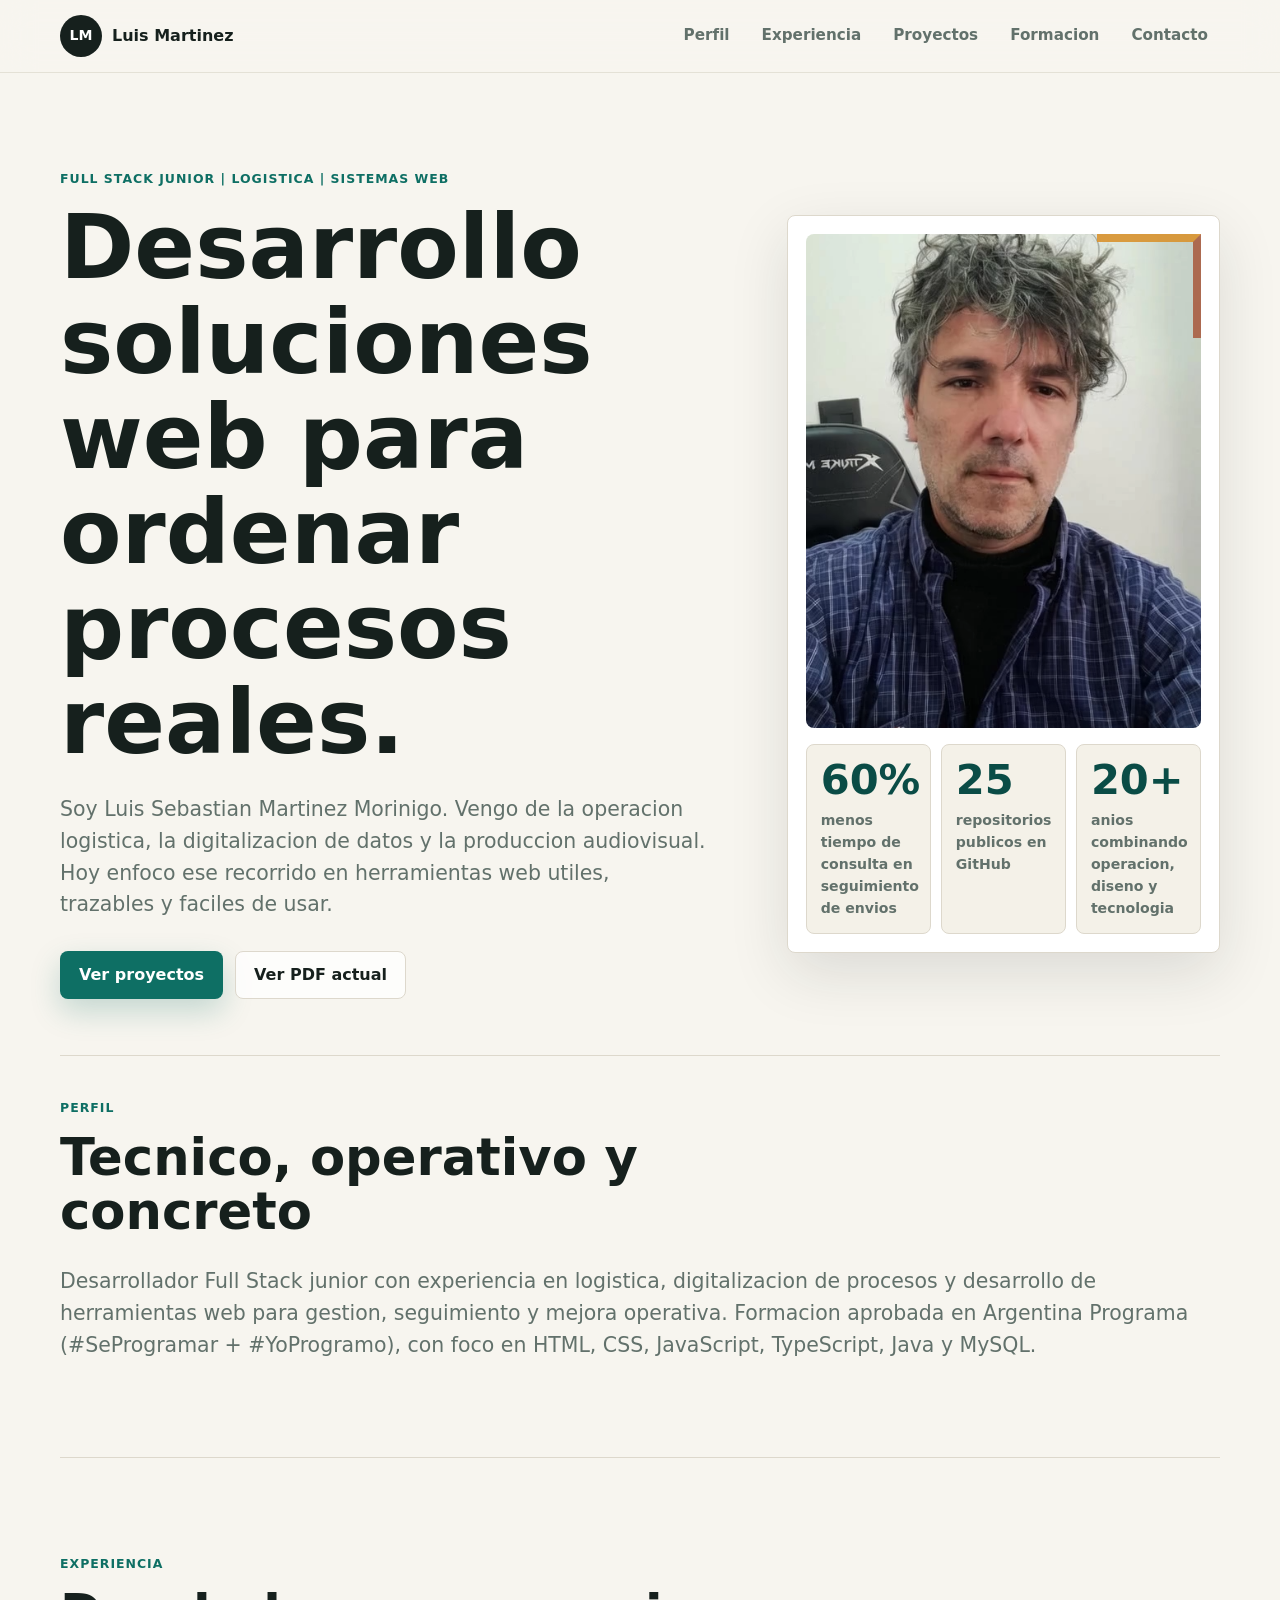
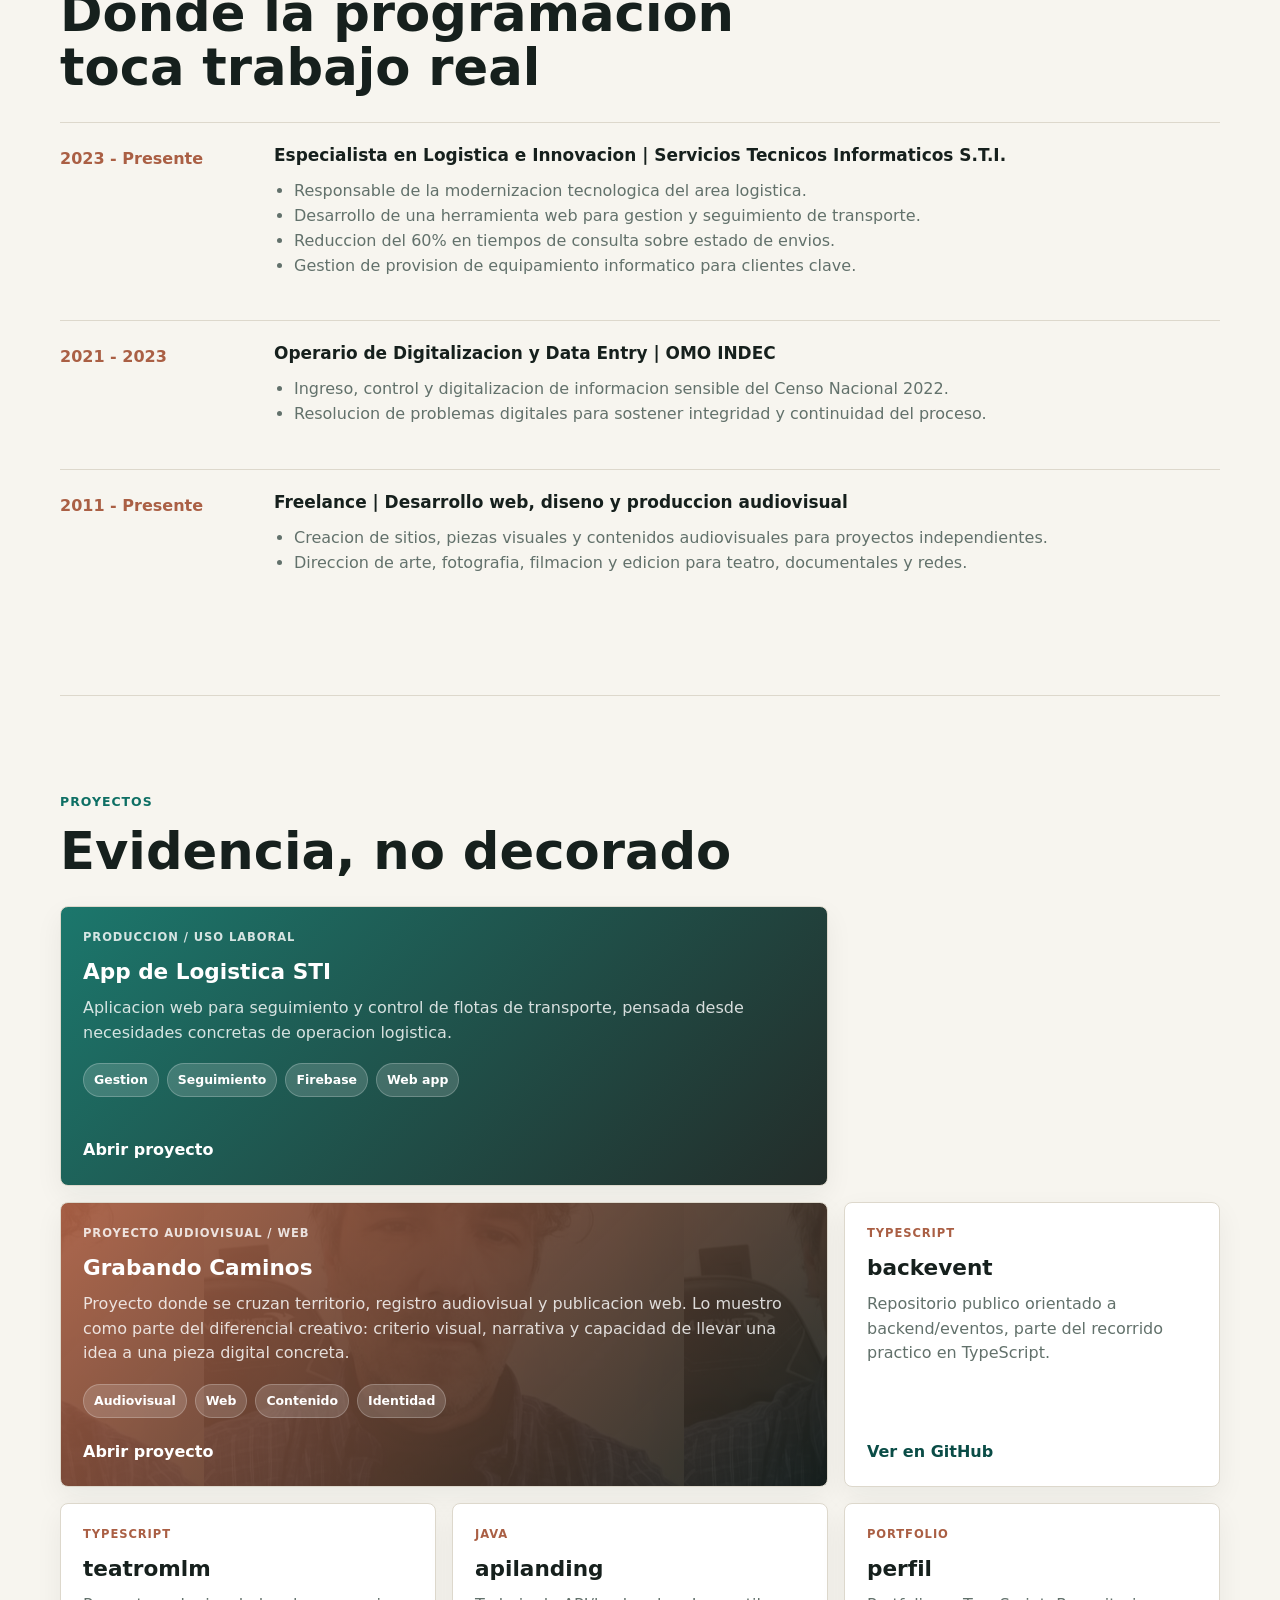
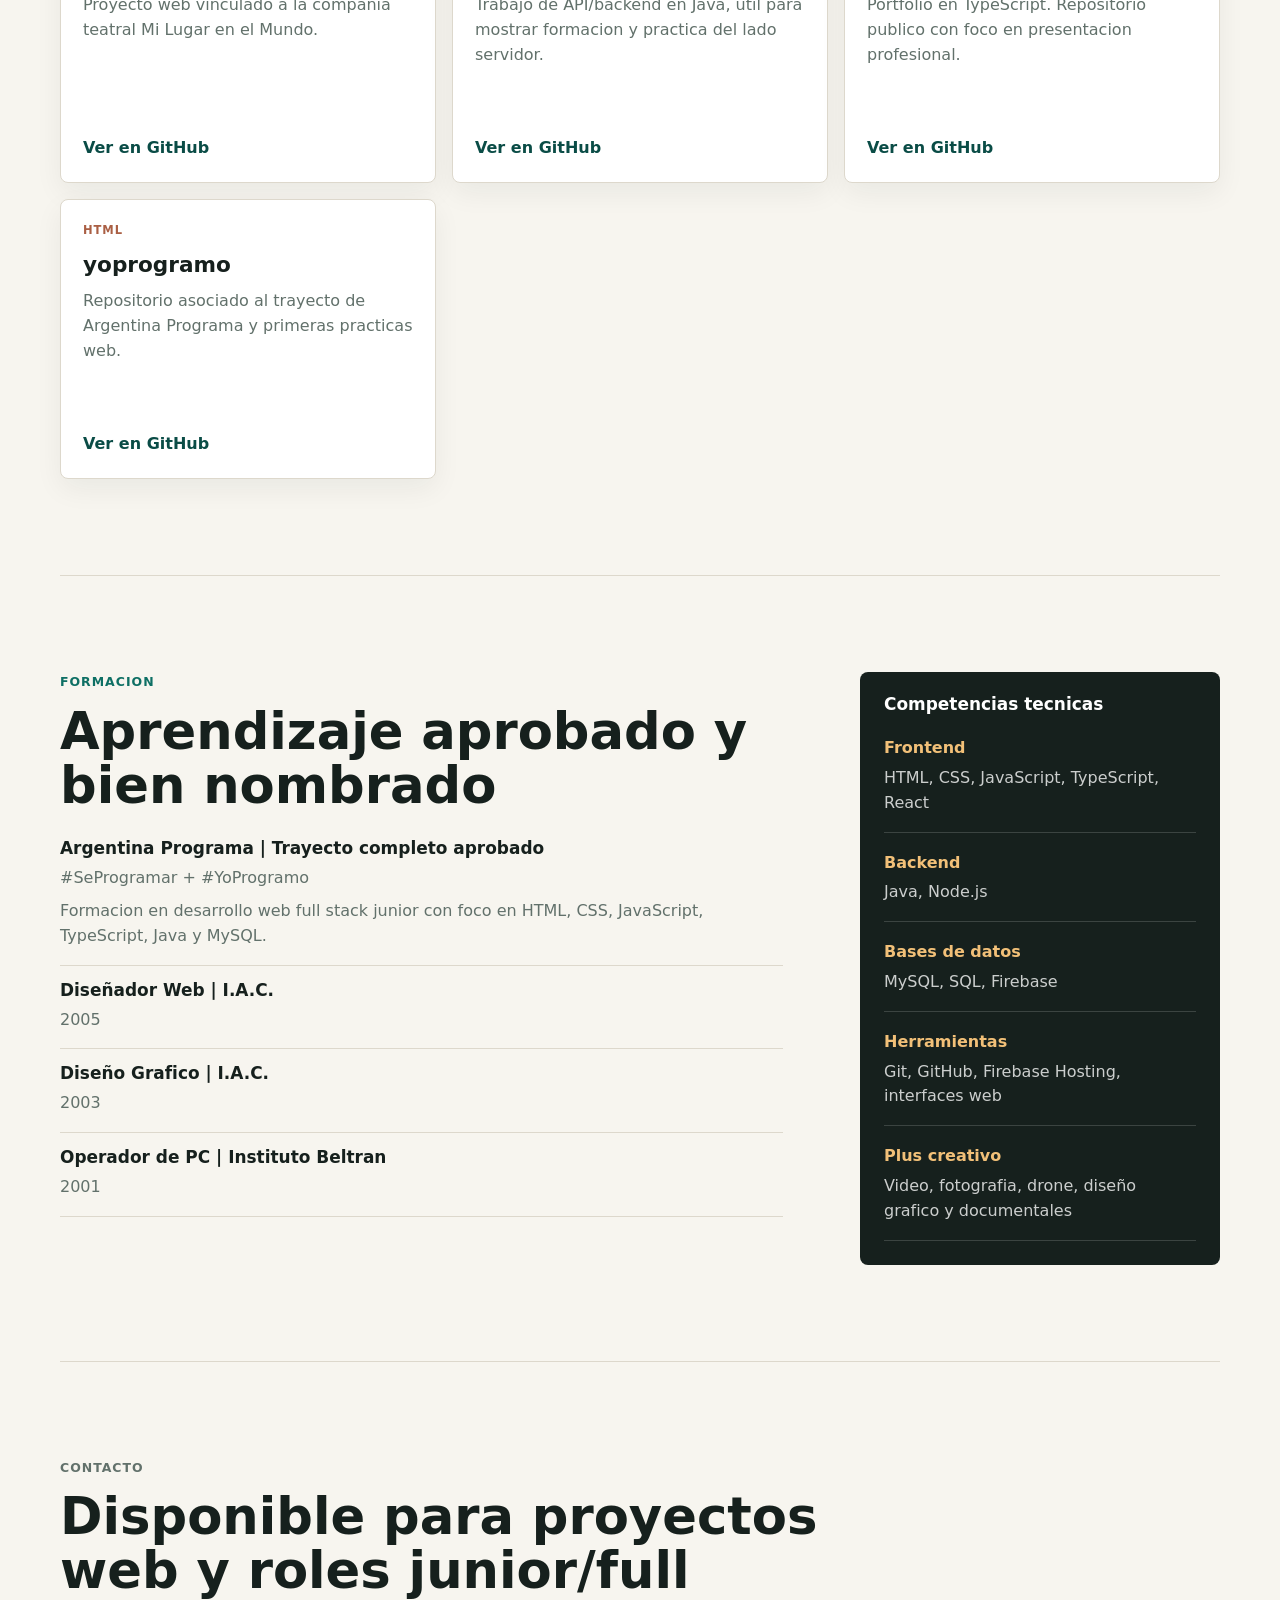
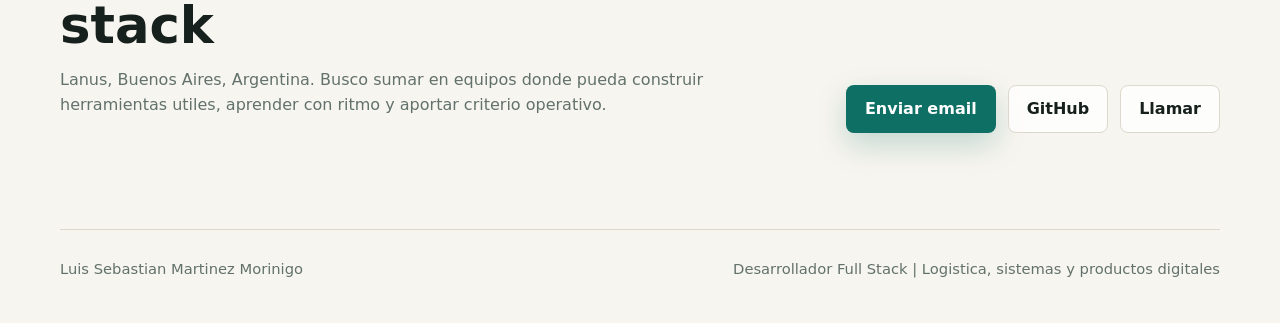
<file: index.html>
<!doctype html>
<html lang="es">
  <head>
    <meta charset="utf-8" />
    <meta name="viewport" content="width=device-width, initial-scale=1" />
    <meta
      name="description"
      content="CV web de Luis Sebastian Martinez Morinigo, desarrollador full stack con experiencia en logistica, digitalizacion de procesos y produccion audiovisual."
    />
    <title>Luis Martinez | Desarrollador Full Stack</title>
    <link rel="preconnect" href="https://avatars.githubusercontent.com" />
    <link rel="stylesheet" href="./styles.css" />
  </head>
  <body>
    <header class="site-header" id="inicio">
      <nav class="nav" aria-label="Navegacion principal">
        <a class="brand" href="#inicio" aria-label="Ir al inicio">
          <span class="brand-mark">LM</span>
          <span>Luis Martinez</span>
        </a>
        <button class="menu-button" type="button" aria-label="Abrir menu" aria-expanded="false">
          <span></span>
          <span></span>
          <span></span>
        </button>
        <div class="nav-links">
          <a href="#perfil">Perfil</a>
          <a href="#experiencia">Experiencia</a>
          <a href="#proyectos">Proyectos</a>
          <a href="#formacion">Formacion</a>
          <a href="#contacto">Contacto</a>
        </div>
      </nav>
    </header>

    <main>
      <section class="hero" aria-labelledby="hero-title">
        <div class="hero-copy">
          <p class="eyebrow">Full Stack Junior | Logistica | Sistemas web</p>
          <h1 id="hero-title">Desarrollo soluciones web para ordenar procesos reales.</h1>
          <p class="hero-text">
            Soy Luis Sebastian Martinez Morinigo. Vengo de la operacion logistica,
            la digitalizacion de datos y la produccion audiovisual. Hoy enfoco ese
            recorrido en herramientas web utiles, trazables y faciles de usar.
          </p>
          <div class="hero-actions">
            <a class="button primary" href="#proyectos">Ver proyectos</a>
            <a class="button secondary" href="./assets/LuisCV-original.pdf" target="_blank" rel="noreferrer">
              Ver PDF actual
            </a>
          </div>
        </div>

        <aside class="hero-panel" aria-label="Resumen profesional">
          <img
            class="avatar"
            src="./assets/foto-luis.png"
            alt="Foto de perfil de Luis Martinez"
          />
          <div class="metric-grid">
            <div>
              <strong>60%</strong>
              <span>menos tiempo de consulta en seguimiento de envios</span>
            </div>
            <div>
              <strong>25</strong>
              <span>repositorios publicos en GitHub</span>
            </div>
            <div>
              <strong>20+</strong>
              <span>anios combinando operacion, diseno y tecnologia</span>
            </div>
          </div>
        </aside>
      </section>

      <section class="section compact" id="perfil" aria-labelledby="perfil-title">
        <div class="section-heading">
          <p class="eyebrow">Perfil</p>
          <h2 id="perfil-title">Tecnico, operativo y concreto</h2>
        </div>
        <p class="lead">
          Desarrollador Full Stack junior con experiencia en logistica,
          digitalizacion de procesos y desarrollo de herramientas web para gestion,
          seguimiento y mejora operativa. Formacion aprobada en Argentina Programa
          (#SeProgramar + #YoProgramo), con foco en HTML, CSS, JavaScript,
          TypeScript, Java y MySQL.
        </p>
      </section>

      <section class="section" id="experiencia" aria-labelledby="experiencia-title">
        <div class="section-heading">
          <p class="eyebrow">Experiencia</p>
          <h2 id="experiencia-title">Donde la programacion toca trabajo real</h2>
        </div>

        <div class="timeline">
          <article class="timeline-item">
            <div class="timeline-date">2023 - Presente</div>
            <div class="timeline-content">
              <h3>Especialista en Logistica e Innovacion | Servicios Tecnicos Informaticos S.T.I.</h3>
              <ul>
                <li>Responsable de la modernizacion tecnologica del area logistica.</li>
                <li>Desarrollo de una herramienta web para gestion y seguimiento de transporte.</li>
                <li>Reduccion del 60% en tiempos de consulta sobre estado de envios.</li>
                <li>Gestion de provision de equipamiento informatico para clientes clave.</li>
              </ul>
            </div>
          </article>

          <article class="timeline-item">
            <div class="timeline-date">2021 - 2023</div>
            <div class="timeline-content">
              <h3>Operario de Digitalizacion y Data Entry | OMO INDEC</h3>
              <ul>
                <li>Ingreso, control y digitalizacion de informacion sensible del Censo Nacional 2022.</li>
                <li>Resolucion de problemas digitales para sostener integridad y continuidad del proceso.</li>
              </ul>
            </div>
          </article>

          <article class="timeline-item">
            <div class="timeline-date">2011 - Presente</div>
            <div class="timeline-content">
              <h3>Freelance | Desarrollo web, diseno y produccion audiovisual</h3>
              <ul>
                <li>Creacion de sitios, piezas visuales y contenidos audiovisuales para proyectos independientes.</li>
                <li>Direccion de arte, fotografia, filmacion y edicion para teatro, documentales y redes.</li>
              </ul>
            </div>
          </article>
        </div>
      </section>

      <section class="section" id="proyectos" aria-labelledby="proyectos-title">
        <div class="section-heading">
          <p class="eyebrow">Proyectos</p>
          <h2 id="proyectos-title">Evidencia, no decorado</h2>
        </div>

        <div class="project-grid">
          <article class="project-card featured">
            <div class="project-tag">Produccion / uso laboral</div>
            <h3>App de Logistica STI</h3>
            <p>
              Aplicacion web para seguimiento y control de flotas de transporte,
              pensada desde necesidades concretas de operacion logistica.
            </p>
            <div class="stack">
              <span>Gestion</span>
              <span>Seguimiento</span>
              <span>Firebase</span>
              <span>Web app</span>
            </div>
            <a href="https://logistica-sti.web.app" target="_blank" rel="noreferrer">Abrir proyecto</a>
          </article>

          <article class="project-card featured warm">
            <div class="project-tag">Proyecto audiovisual / web</div>
            <h3>Grabando Caminos</h3>
            <p>
              Proyecto donde se cruzan territorio, registro audiovisual y
              publicacion web. Lo muestro como parte del diferencial creativo:
              criterio visual, narrativa y capacidad de llevar una idea a una
              pieza digital concreta.
            </p>
            <div class="stack">
              <span>Audiovisual</span>
              <span>Web</span>
              <span>Contenido</span>
              <span>Identidad</span>
            </div>
            <a href="https://grabando-caminos.web.app" target="_blank" rel="noreferrer">Abrir proyecto</a>
          </article>

          <article class="project-card">
            <div class="project-tag">TypeScript</div>
            <h3>backevent</h3>
            <p>Repositorio publico orientado a backend/eventos, parte del recorrido practico en TypeScript.</p>
            <a href="https://github.com/LuisMistic/backevent" target="_blank" rel="noreferrer">Ver en GitHub</a>
          </article>

          <article class="project-card">
            <div class="project-tag">TypeScript</div>
            <h3>teatromlm</h3>
            <p>Proyecto web vinculado a la compania teatral Mi Lugar en el Mundo.</p>
            <a href="https://github.com/LuisMistic/teatromlm" target="_blank" rel="noreferrer">Ver en GitHub</a>
          </article>

          <article class="project-card">
            <div class="project-tag">Java</div>
            <h3>apilanding</h3>
            <p>Trabajo de API/backend en Java, util para mostrar formacion y practica del lado servidor.</p>
            <a href="https://github.com/LuisMistic/apilanding" target="_blank" rel="noreferrer">Ver en GitHub</a>
          </article>

          <article class="project-card">
            <div class="project-tag">Portfolio</div>
            <h3>perfil</h3>
            <p>Portfolio en TypeScript. Repositorio publico con foco en presentacion profesional.</p>
            <a href="https://github.com/LuisMistic/perfil" target="_blank" rel="noreferrer">Ver en GitHub</a>
          </article>

          <article class="project-card">
            <div class="project-tag">HTML</div>
            <h3>yoprogramo</h3>
            <p>Repositorio asociado al trayecto de Argentina Programa y primeras practicas web.</p>
            <a href="https://github.com/LuisMistic/yoprogramo" target="_blank" rel="noreferrer">Ver en GitHub</a>
          </article>
        </div>
      </section>

      <section class="section split" id="formacion" aria-labelledby="formacion-title">
        <div>
          <div class="section-heading">
            <p class="eyebrow">Formacion</p>
            <h2 id="formacion-title">Aprendizaje aprobado y bien nombrado</h2>
          </div>
          <div class="education-list">
            <article>
              <h3>Argentina Programa | Trayecto completo aprobado</h3>
              <p>#SeProgramar + #YoProgramo</p>
              <p>Formacion en desarrollo web full stack junior con foco en HTML, CSS, JavaScript, TypeScript, Java y MySQL.</p>
            </article>
            <article>
              <h3>Diseñador Web | I.A.C.</h3>
              <p>2005</p>
            </article>
            <article>
              <h3>Diseño Grafico | I.A.C.</h3>
              <p>2003</p>
            </article>
            <article>
              <h3>Operador de PC | Instituto Beltran</h3>
              <p>2001</p>
            </article>
          </div>
        </div>

        <div class="skills-panel" aria-label="Competencias tecnicas">
          <h3>Competencias tecnicas</h3>
          <dl>
            <div>
              <dt>Frontend</dt>
              <dd>HTML, CSS, JavaScript, TypeScript, React</dd>
            </div>
            <div>
              <dt>Backend</dt>
              <dd>Java, Node.js</dd>
            </div>
            <div>
              <dt>Bases de datos</dt>
              <dd>MySQL, SQL, Firebase</dd>
            </div>
            <div>
              <dt>Herramientas</dt>
              <dd>Git, GitHub, Firebase Hosting, interfaces web</dd>
            </div>
            <div>
              <dt>Plus creativo</dt>
              <dd>Video, fotografia, drone, diseño grafico y documentales</dd>
            </div>
          </dl>
        </div>
      </section>

      <section class="section contact" id="contacto" aria-labelledby="contacto-title">
        <div>
          <p class="eyebrow">Contacto</p>
          <h2 id="contacto-title">Disponible para proyectos web y roles junior/full stack</h2>
          <p>
            Lanus, Buenos Aires, Argentina. Busco sumar en equipos donde pueda
            construir herramientas utiles, aprender con ritmo y aportar criterio operativo.
          </p>
        </div>
        <div class="contact-actions">
          <a class="button primary" href="mailto:luis.escalada@hotmail.com">Enviar email</a>
          <a class="button secondary" href="https://github.com/LuisMistic" target="_blank" rel="noreferrer">GitHub</a>
          <a class="button secondary" href="tel:+5491153224671">Llamar</a>
        </div>
      </section>
    </main>

    <footer class="footer">
      <p>Luis Sebastian Martinez Morinigo</p>
      <p>Desarrollador Full Stack | Logistica, sistemas y productos digitales</p>
    </footer>

    <script src="./script.js"></script>
  </body>
</html>
</file>
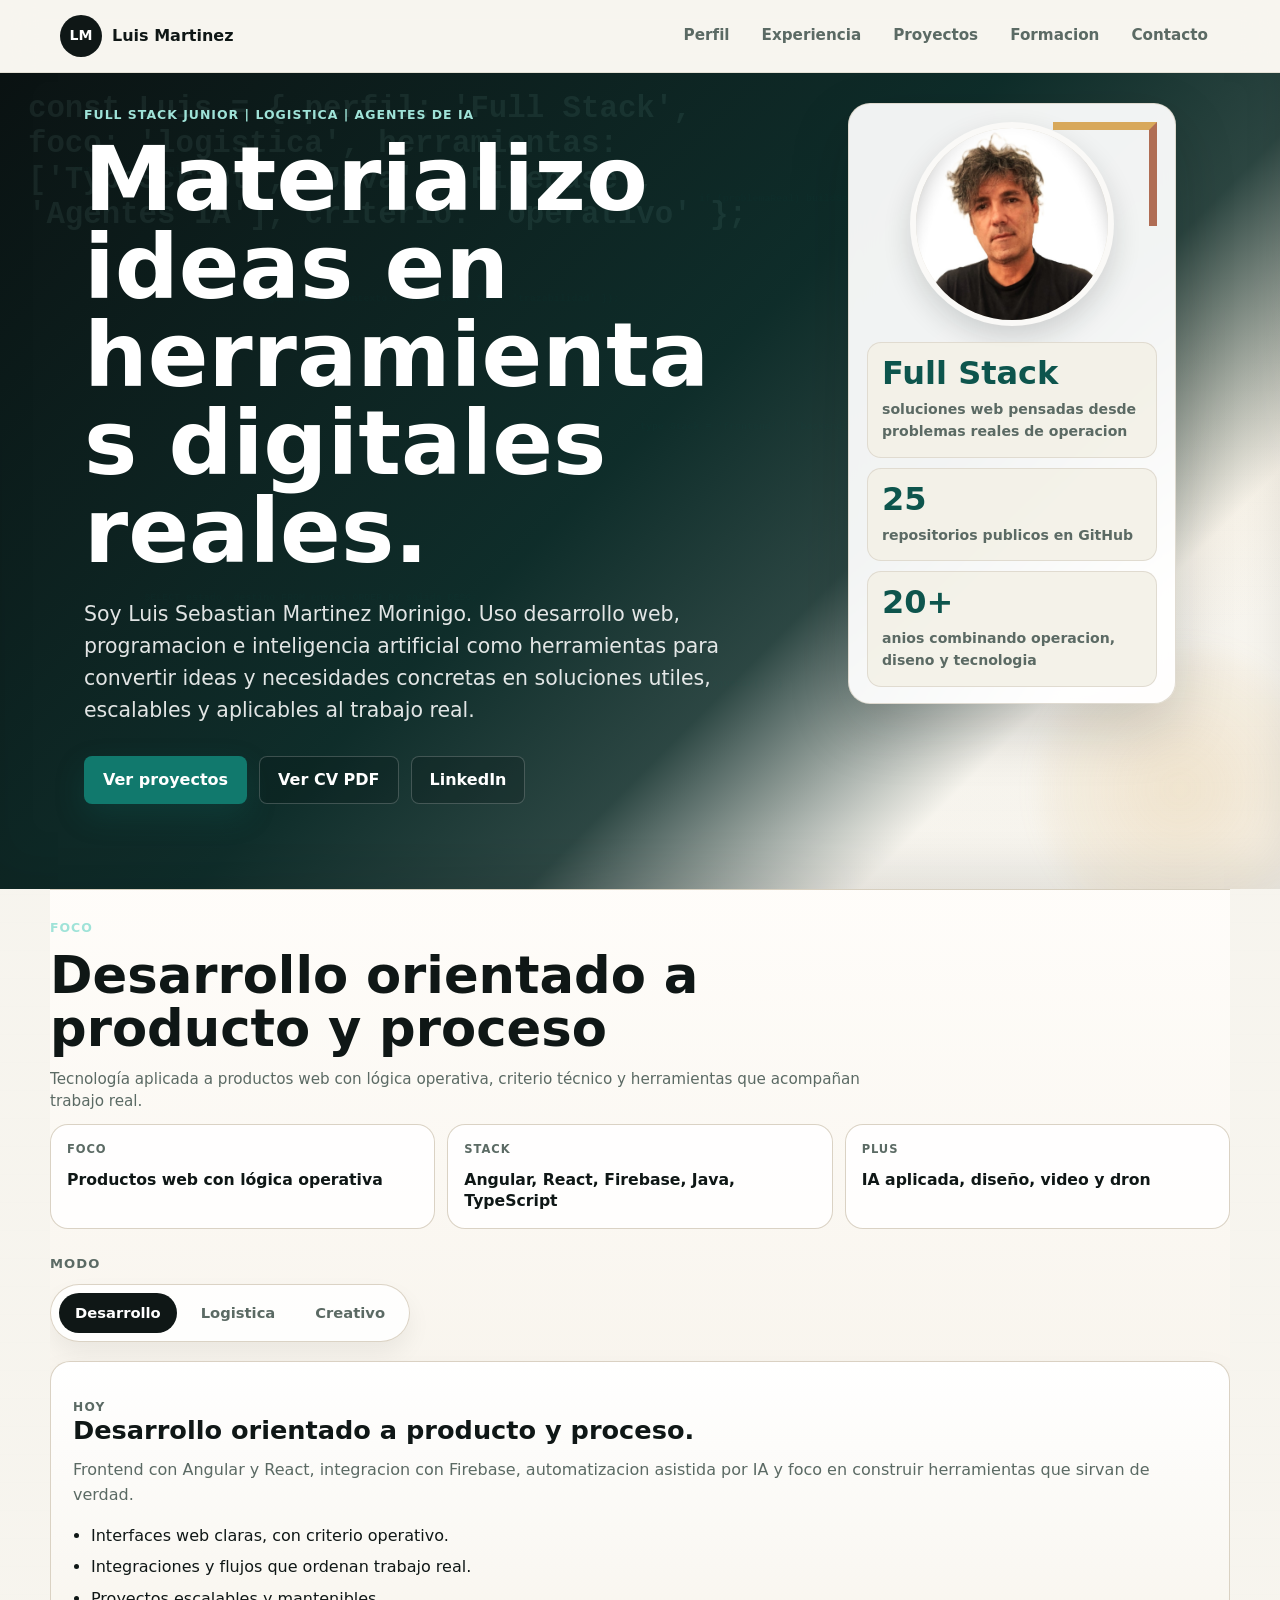
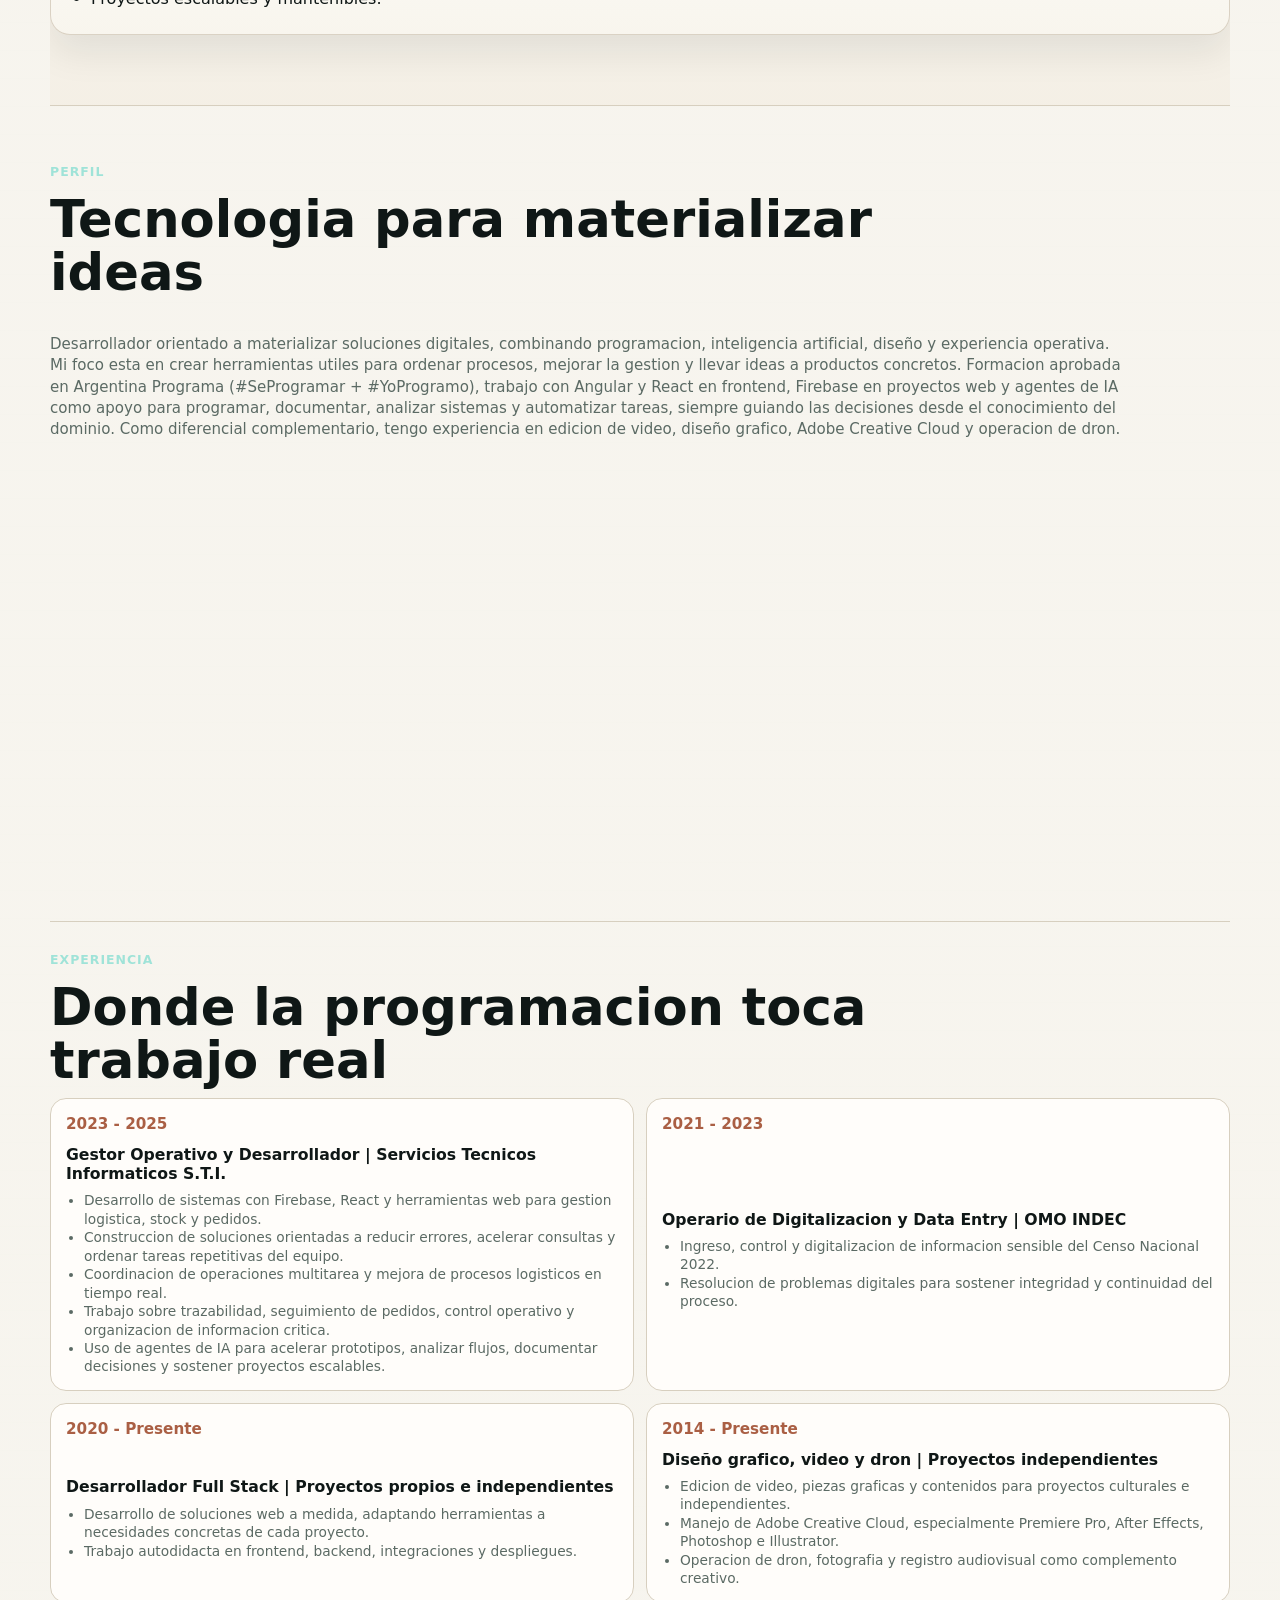
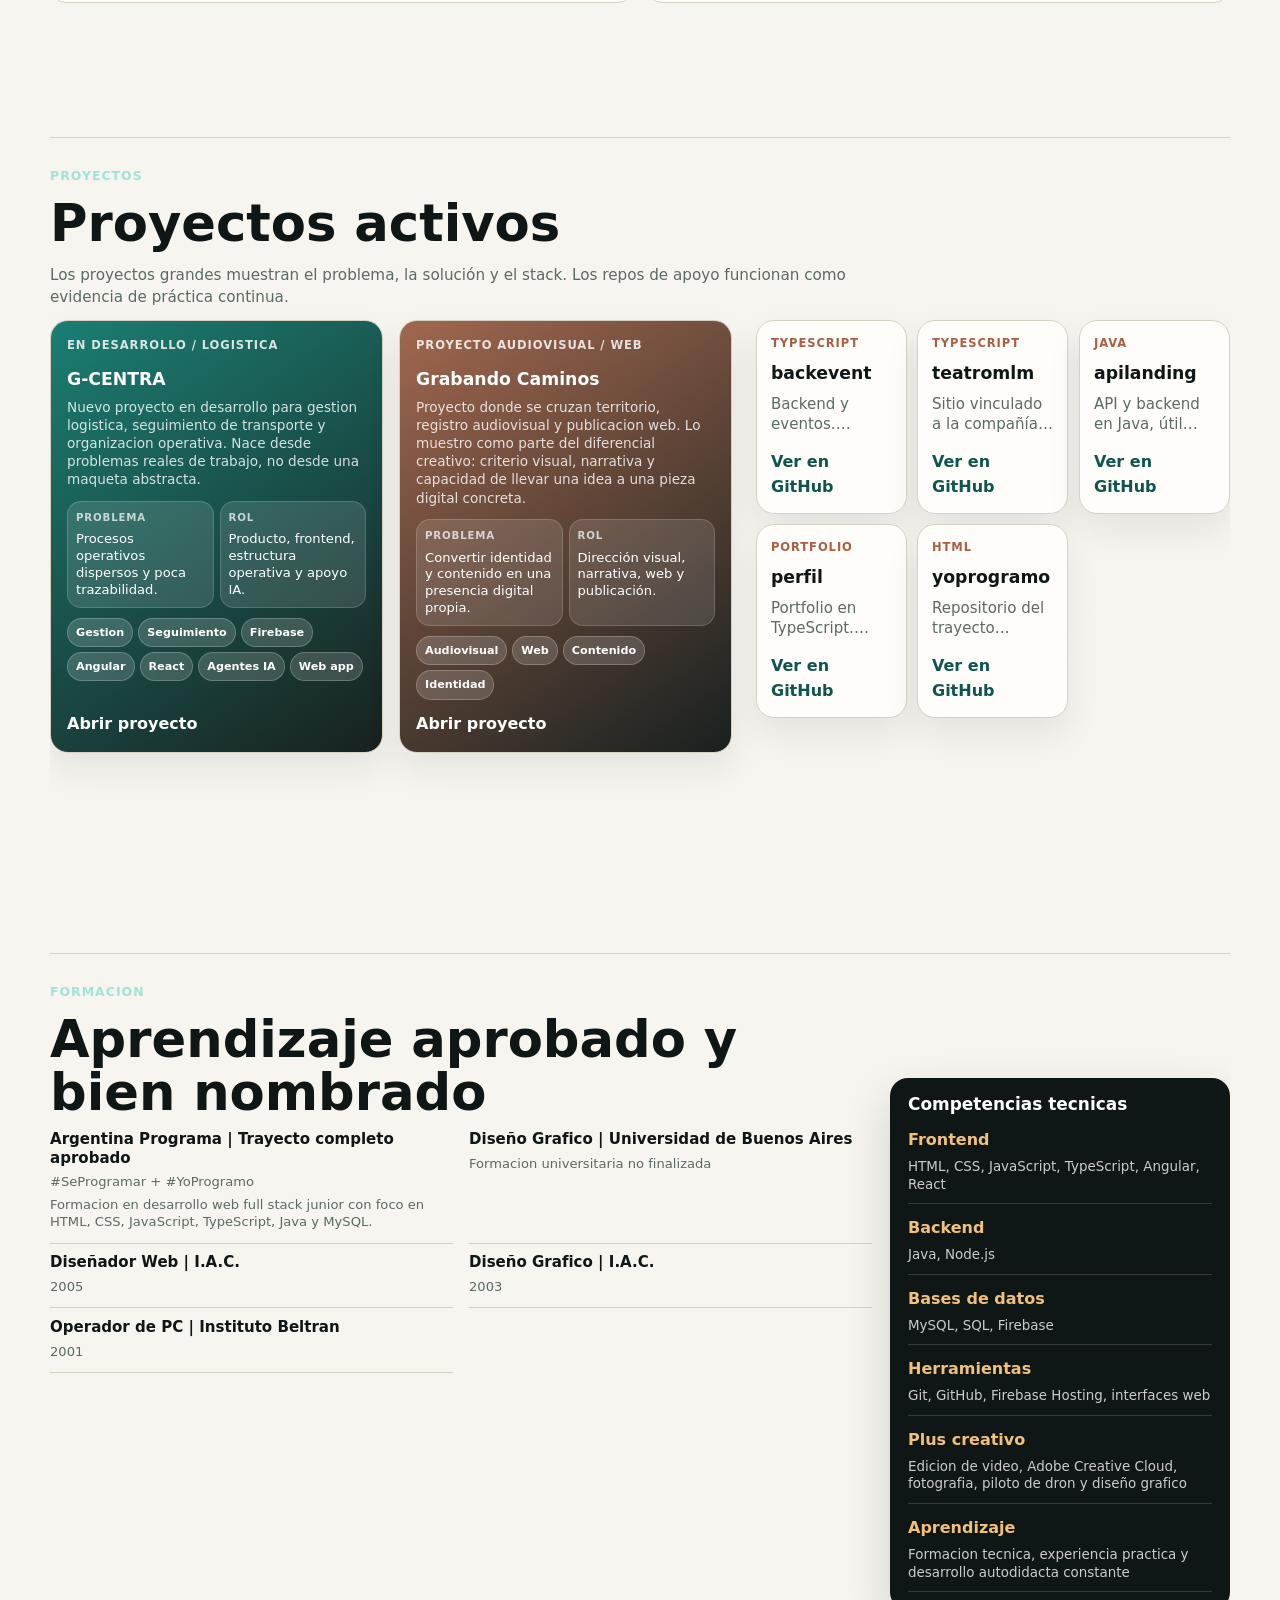
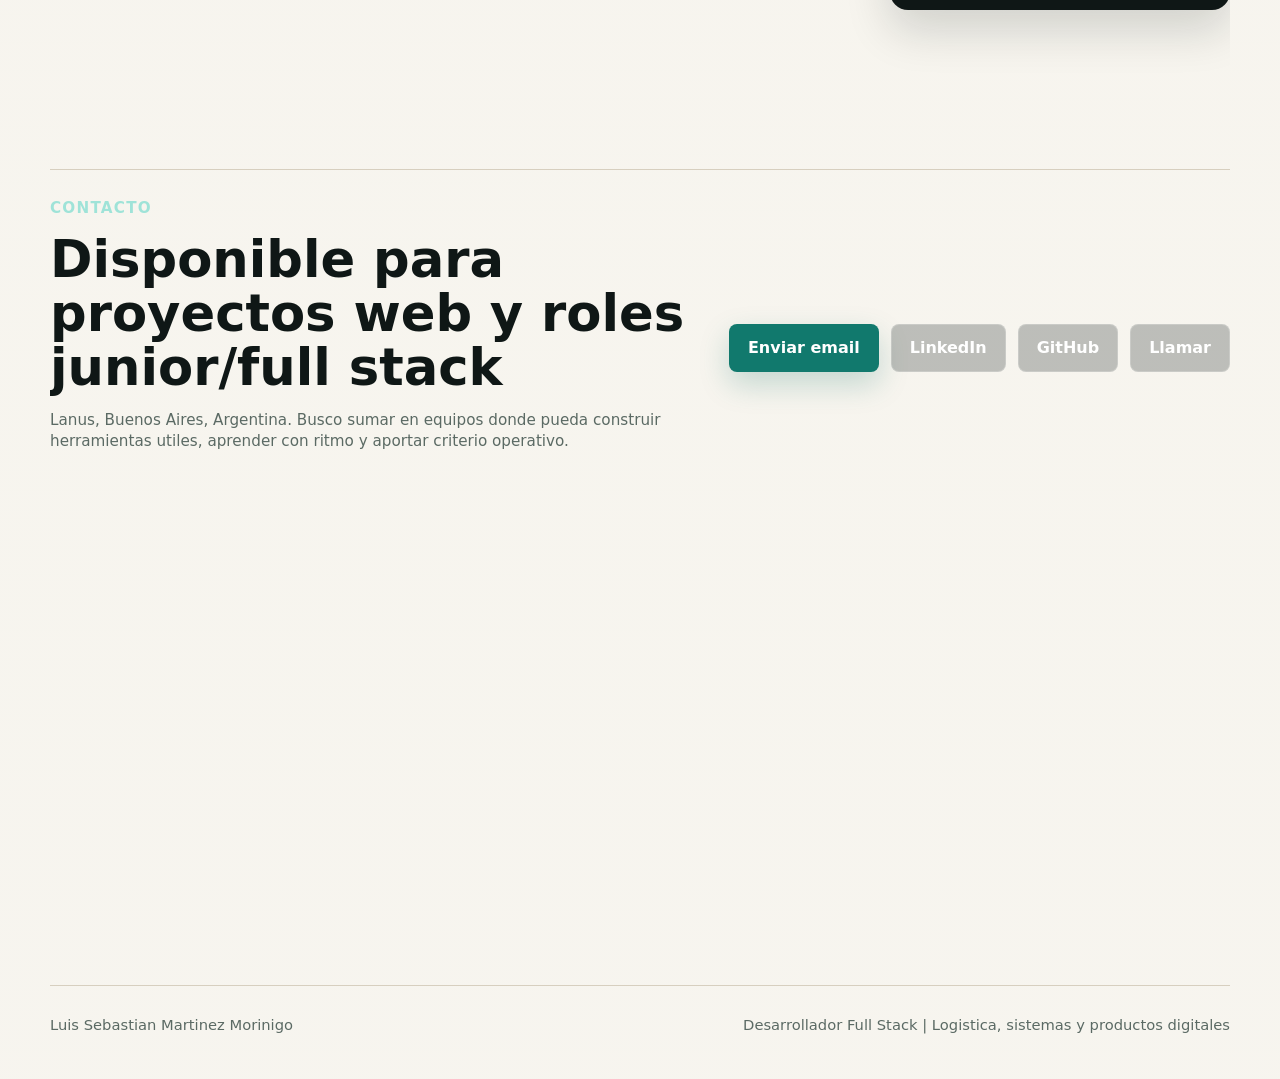
<file: public/index.html>
<!doctype html>
<html lang="es">
  <head>
    <meta charset="utf-8" />
    <meta name="viewport" content="width=device-width, initial-scale=1" />
    <meta
      name="description"
      content="CV web de Luis Sebastian Martinez Morinigo, desarrollador full stack con experiencia en logistica, digitalizacion de procesos y produccion audiovisual."
    />
    <title>Luis Martinez | Desarrollador Full Stack</title>
    <link rel="stylesheet" href="./styles.css?v=20" />
  </head>
  <body class="portfolio-cv" id="inicio">
    <header class="site-header">
      <nav class="nav" aria-label="Navegacion principal">
        <a class="brand" href="#inicio" aria-label="Ir al inicio">
          <span class="brand-mark">LM</span>
          <span>Luis Martinez</span>
        </a>
        <button class="menu-button" type="button" aria-label="Abrir menu" aria-expanded="false">
          <span></span>
          <span></span>
          <span></span>
        </button>
        <div class="nav-links">
          <a href="#perfil">Perfil</a>
          <a href="#experiencia">Experiencia</a>
          <a href="#proyectos">Proyectos</a>
          <a href="#formacion">Formacion</a>
          <a href="#contacto">Contacto</a>
        </div>
      </nav>
    </header>

    <main>
      <section class="hero" aria-labelledby="hero-title">
        <div class="hero-surface" aria-hidden="true"></div>
        <div class="hero-grid">
          <div class="code-rain" aria-hidden="true">
            <span>const rutas = monitor('logistica');</span>
            <span>agent.plan({ contexto: 'operacion', foco: 'trazabilidad' });</span>
            <span>SELECT estado, destino FROM envios ORDER BY salida DESC;</span>
            <span>if (problemaReal) buildSolution();</span>
            <span>type Stack = 'frontend' | 'backend' | 'firebase';</span>
            <span>while (mejora) { medir(); ajustar(); }</span>
          </div>
          <div class="hero-copy reveal-item">
            <p class="eyebrow">Full Stack Junior | Logistica | Agentes de IA</p>
            <h1 id="hero-title">Materializo ideas en herramientas digitales reales.</h1>
            <p class="hero-text">
              Soy Luis Sebastian Martinez Morinigo. Uso desarrollo web, programacion
              e inteligencia artificial como herramientas para convertir ideas y
              necesidades concretas en soluciones utiles, escalables y aplicables al
              trabajo real.
            </p>
            <div class="hero-actions">
              <a class="button primary" href="#proyectos">Ver proyectos</a>
              <a class="button secondary" href="./assets/Luis-Martinez-CV.pdf" target="_blank" rel="noreferrer">
                Ver CV PDF
              </a>
              <a class="button secondary" href="https://www.linkedin.com/in/luis-sebastian-morinigo-61b12622a/" target="_blank" rel="noreferrer">
                LinkedIn
              </a>
            </div>

          </div>

          <aside class="hero-panel reveal-item" aria-label="Resumen profesional">
            <img
              class="avatar"
              src="./assets/foto-luis-v5.jpeg"
              alt="Foto de perfil de Luis Martinez"
            />
            <div class="metric-grid">
              <div>
                <strong>Full Stack</strong>
                <span>soluciones web pensadas desde problemas reales de operacion</span>
              </div>
              <div>
                <strong>25</strong>
                <span>repositorios publicos en GitHub</span>
              </div>
              <div>
                <strong>20+</strong>
                <span>anios combinando operacion, diseno y tecnologia</span>
              </div>
            </div>
          </aside>
        </div>
      </section>

      <section class="section focus-section" id="foco" aria-labelledby="foco-title">
        <div class="section-heading">
          <p class="eyebrow">Foco</p>
          <h2 id="foco-title">Desarrollo orientado a producto y proceso</h2>
          <p class="section-intro">
            Tecnología aplicada a productos web con lógica operativa, criterio técnico y herramientas que acompañan trabajo real.
          </p>
        </div>

        <div class="hero-strip reveal-item">
          <article>
            <span class="strip-label">Foco</span>
            <strong>Productos web con lógica operativa</strong>
          </article>
          <article>
            <span class="strip-label">Stack</span>
            <strong>Angular, React, Firebase, Java, TypeScript</strong>
          </article>
          <article>
            <span class="strip-label">Plus</span>
            <strong>IA aplicada, diseño, video y dron</strong>
          </article>
        </div>

        <div class="focus-switcher reveal-item" aria-label="Cambiar foco del perfil">
          <span class="switcher-label">Modo</span>
          <div class="segmented-control" role="tablist" aria-label="Foco profesional">
            <button class="segment is-active" type="button" role="tab" aria-selected="true" data-focus-trigger="desarrollo">Desarrollo</button>
            <button class="segment" type="button" role="tab" aria-selected="false" data-focus-trigger="logistica">Logistica</button>
            <button class="segment" type="button" role="tab" aria-selected="false" data-focus-trigger="creativo">Creativo</button>
          </div>
        </div>

        <div class="focus-panels reveal-item">
          <article class="focus-panel is-active" data-focus-panel="desarrollo">
            <p class="focus-kicker">Hoy</p>
            <h2>Desarrollo orientado a producto y proceso.</h2>
            <p>
              Frontend con Angular y React, integracion con Firebase, automatizacion asistida por IA
              y foco en construir herramientas que sirvan de verdad.
            </p>
            <ul class="focus-points">
              <li>Interfaces web claras, con criterio operativo.</li>
              <li>Integraciones y flujos que ordenan trabajo real.</li>
              <li>Proyectos escalables y mantenibles.</li>
            </ul>
          </article>

          <article class="focus-panel" data-focus-panel="logistica">
            <p class="focus-kicker">Experiencia</p>
            <h2>Operacion, trazabilidad y mejora continua.</h2>
            <p>
              Mi base viene de coordinar tareas, ordenar informacion critica, seguir pedidos
              y entender cómo se rompe un proceso cuando la herramienta no acompaña.
            </p>
            <ul class="focus-points">
              <li>Stock, pedidos y seguimiento.</li>
              <li>Procesos multitarea en tiempo real.</li>
              <li>Herramientas pensadas desde el uso cotidiano.</li>
            </ul>
          </article>

          <article class="focus-panel" data-focus-panel="creativo">
            <p class="focus-kicker">Diferencial</p>
            <h2>Diseño, video y narrativa como capa extra.</h2>
            <p>
              Sumé audiovisual, diseño grafico y dron como herramientas para comunicar mejor,
              presentar mejor y construir experiencias digitales con mas identidad.
            </p>
            <ul class="focus-points">
              <li>Adobe Creative Cloud y edición.</li>
              <li>Mirada visual para productos digitales.</li>
              <li>Capacidad de contar y mostrar proyectos.</li>
            </ul>
          </article>
        </div>
      </section>

      <section class="section compact" id="perfil" aria-labelledby="perfil-title">
        <div class="section-heading">
          <p class="eyebrow">Perfil</p>
            <h2 id="perfil-title">Tecnologia para materializar ideas</h2>
        </div>
        <p class="lead">
          Desarrollador orientado a materializar soluciones digitales, combinando
          programacion, inteligencia artificial, diseño y experiencia operativa.
          Mi foco esta en crear herramientas utiles para ordenar procesos,
          mejorar la gestion y llevar ideas a productos concretos. Formacion
          aprobada en Argentina Programa (#SeProgramar + #YoProgramo), trabajo
          con Angular y React en frontend, Firebase en proyectos web y agentes de
          IA como apoyo para programar, documentar, analizar sistemas y
          automatizar tareas, siempre guiando las decisiones desde el conocimiento
          del dominio. Como diferencial complementario, tengo experiencia en
          edicion de video, diseño grafico, Adobe Creative Cloud y operacion de
          dron.
        </p>
      </section>

      <section class="section" id="experiencia" aria-labelledby="experiencia-title">
        <div class="section-heading">
          <p class="eyebrow">Experiencia</p>
          <h2 id="experiencia-title">Donde la programacion toca trabajo real</h2>
        </div>

        <div class="timeline">
          <article class="timeline-item reveal-item">
            <div class="timeline-date">2023 - 2025</div>
            <div class="timeline-content">
              <h3>Gestor Operativo y Desarrollador | Servicios Tecnicos Informaticos S.T.I.</h3>
              <ul>
                <li>Desarrollo de sistemas con Firebase, React y herramientas web para gestion logistica, stock y pedidos.</li>
                <li>Construccion de soluciones orientadas a reducir errores, acelerar consultas y ordenar tareas repetitivas del equipo.</li>
                <li>Coordinacion de operaciones multitarea y mejora de procesos logisticos en tiempo real.</li>
                <li>Trabajo sobre trazabilidad, seguimiento de pedidos, control operativo y organizacion de informacion critica.</li>
                <li>Uso de agentes de IA para acelerar prototipos, analizar flujos, documentar decisiones y sostener proyectos escalables.</li>
              </ul>
            </div>
          </article>

          <article class="timeline-item reveal-item">
            <div class="timeline-date">2021 - 2023</div>
            <div class="timeline-content">
              <h3>Operario de Digitalizacion y Data Entry | OMO INDEC</h3>
              <ul>
                <li>Ingreso, control y digitalizacion de informacion sensible del Censo Nacional 2022.</li>
                <li>Resolucion de problemas digitales para sostener integridad y continuidad del proceso.</li>
              </ul>
            </div>
          </article>

          <article class="timeline-item reveal-item">
            <div class="timeline-date">2020 - Presente</div>
            <div class="timeline-content">
              <h3>Desarrollador Full Stack | Proyectos propios e independientes</h3>
              <ul>
                <li>Desarrollo de soluciones web a medida, adaptando herramientas a necesidades concretas de cada proyecto.</li>
                <li>Trabajo autodidacta en frontend, backend, integraciones y despliegues.</li>
              </ul>
            </div>
          </article>

          <article class="timeline-item reveal-item">
            <div class="timeline-date">2014 - Presente</div>
            <div class="timeline-content">
              <h3>Diseño grafico, video y dron | Proyectos independientes</h3>
              <ul>
                <li>Edicion de video, piezas graficas y contenidos para proyectos culturales e independientes.</li>
                <li>Manejo de Adobe Creative Cloud, especialmente Premiere Pro, After Effects, Photoshop e Illustrator.</li>
                <li>Operacion de dron, fotografia y registro audiovisual como complemento creativo.</li>
              </ul>
            </div>
          </article>
        </div>
      </section>

      <section class="section" id="proyectos" aria-labelledby="proyectos-title">
        <div class="section-heading">
          <p class="eyebrow">Proyectos</p>
          <h2 id="proyectos-title">Proyectos activos</h2>
          <p class="section-intro">
            Los proyectos grandes muestran el problema, la solución y el stack. Los repos de apoyo
            funcionan como evidencia de práctica continua.
          </p>
        </div>

        <div class="project-layout">
          <div class="project-featured-grid">
            <article class="project-card featured reveal-item">
              <div class="project-tag">En desarrollo / logistica</div>
              <h3>G-CENTRA</h3>
              <p>
                Nuevo proyecto en desarrollo para gestion logistica, seguimiento de
                transporte y organizacion operativa. Nace desde problemas reales de
                trabajo, no desde una maqueta abstracta.
              </p>
              <dl class="case-meta">
                <div>
                  <dt>Problema</dt>
                  <dd>Procesos operativos dispersos y poca trazabilidad.</dd>
                </div>
                <div>
                  <dt>Rol</dt>
                  <dd>Producto, frontend, estructura operativa y apoyo IA.</dd>
                </div>
              </dl>
              <div class="stack">
                <span>Gestion</span>
                <span>Seguimiento</span>
                <span>Firebase</span>
                <span>Angular</span>
                <span>React</span>
                <span>Agentes IA</span>
                <span>Web app</span>
              </div>
              <a href="https://g-centra-app.web.app" target="_blank" rel="noreferrer">Abrir proyecto</a>
            </article>

            <article class="project-card featured warm reveal-item">
              <div class="project-tag">Proyecto audiovisual / web</div>
              <h3>Grabando Caminos</h3>
              <p>
                Proyecto donde se cruzan territorio, registro audiovisual y
                publicacion web. Lo muestro como parte del diferencial creativo:
                criterio visual, narrativa y capacidad de llevar una idea a una
                pieza digital concreta.
              </p>
              <dl class="case-meta">
                <div>
                  <dt>Problema</dt>
                  <dd>Convertir identidad y contenido en una presencia digital propia.</dd>
                </div>
                <div>
                  <dt>Rol</dt>
                  <dd>Dirección visual, narrativa, web y publicación.</dd>
                </div>
              </dl>
              <div class="stack">
                <span>Audiovisual</span>
                <span>Web</span>
                <span>Contenido</span>
                <span>Identidad</span>
              </div>
              <a href="https://grabando-caminos.web.app" target="_blank" rel="noreferrer">Abrir proyecto</a>
            </article>
          </div>

          <div class="project-support-grid">
            <article class="project-card compact reveal-item">
              <div class="project-tag">TypeScript</div>
              <h3>backevent</h3>
              <p>Backend y eventos. Repositorio de práctica para profundizar TypeScript y estructura de servicios.</p>
              <a href="https://github.com/LuisMistic/backevent" target="_blank" rel="noreferrer">Ver en GitHub</a>
            </article>

            <article class="project-card compact reveal-item">
              <div class="project-tag">TypeScript</div>
              <h3>teatromlm</h3>
              <p>Sitio vinculado a la compañía Mi Lugar en el Mundo. Desarrollo web con identidad cultural propia.</p>
              <a href="https://github.com/LuisMistic/teatromlm" target="_blank" rel="noreferrer">Ver en GitHub</a>
            </article>

            <article class="project-card compact reveal-item">
              <div class="project-tag">Java</div>
              <h3>apilanding</h3>
              <p>API y backend en Java, útil para mostrar base de servidor y formación técnica más estructurada.</p>
              <a href="https://github.com/LuisMistic/apilanding" target="_blank" rel="noreferrer">Ver en GitHub</a>
            </article>

            <article class="project-card compact reveal-item">
              <div class="project-tag">Portfolio</div>
              <h3>perfil</h3>
              <p>Portfolio en TypeScript. Muestra evolución de presentación profesional y estructura frontend.</p>
              <a href="https://github.com/LuisMistic/perfil" target="_blank" rel="noreferrer">Ver en GitHub</a>
            </article>

            <article class="project-card compact reveal-item">
              <div class="project-tag">HTML</div>
              <h3>yoprogramo</h3>
              <p>Repositorio del trayecto Argentina Programa. Base temprana de práctica web y aprendizaje formal.</p>
              <a href="https://github.com/LuisMistic/yoprogramo" target="_blank" rel="noreferrer">Ver en GitHub</a>
            </article>
          </div>
        </div>
      </section>

      <section class="section split" id="formacion" aria-labelledby="formacion-title">
        <div>
          <div class="section-heading">
            <p class="eyebrow">Formacion</p>
            <h2 id="formacion-title">Aprendizaje aprobado y bien nombrado</h2>
          </div>
          <div class="education-list">
            <article class="reveal-item">
              <h3>Argentina Programa | Trayecto completo aprobado</h3>
              <p>#SeProgramar + #YoProgramo</p>
              <p>Formacion en desarrollo web full stack junior con foco en HTML, CSS, JavaScript, TypeScript, Java y MySQL.</p>
            </article>
            <article class="reveal-item">
              <h3>Diseño Grafico | Universidad de Buenos Aires</h3>
              <p>Formacion universitaria no finalizada</p>
            </article>
            <article class="reveal-item">
              <h3>Diseñador Web | I.A.C.</h3>
              <p>2005</p>
            </article>
            <article class="reveal-item">
              <h3>Diseño Grafico | I.A.C.</h3>
              <p>2003</p>
            </article>
            <article class="reveal-item">
              <h3>Operador de PC | Instituto Beltran</h3>
              <p>2001</p>
            </article>
          </div>
        </div>

        <div class="skills-panel reveal-item" aria-label="Competencias tecnicas">
          <h3>Competencias tecnicas</h3>
          <dl>
            <div>
              <dt>Frontend</dt>
              <dd>HTML, CSS, JavaScript, TypeScript, Angular, React</dd>
            </div>
            <div>
              <dt>Backend</dt>
              <dd>Java, Node.js</dd>
            </div>
            <div>
              <dt>Bases de datos</dt>
              <dd>MySQL, SQL, Firebase</dd>
            </div>
            <div>
              <dt>Herramientas</dt>
              <dd>Git, GitHub, Firebase Hosting, interfaces web</dd>
            </div>
            <div>
              <dt>Plus creativo</dt>
              <dd>Edicion de video, Adobe Creative Cloud, fotografia, piloto de dron y diseño grafico</dd>
            </div>
            <div>
              <dt>Aprendizaje</dt>
              <dd>Formacion tecnica, experiencia practica y desarrollo autodidacta constante</dd>
            </div>
          </dl>
        </div>
      </section>

      <section class="section contact" id="contacto" aria-labelledby="contacto-title">
        <div>
          <p class="eyebrow">Contacto</p>
          <h2 id="contacto-title">Disponible para proyectos web y roles junior/full stack</h2>
          <p>
            Lanus, Buenos Aires, Argentina. Busco sumar en equipos donde pueda
            construir herramientas utiles, aprender con ritmo y aportar criterio operativo.
          </p>
        </div>
        <div class="contact-actions">
          <a class="button primary" href="mailto:luis.escalada@hotmail.com">Enviar email</a>
          <a class="button secondary" href="https://www.linkedin.com/in/luis-sebastian-morinigo-61b12622a/" target="_blank" rel="noreferrer">LinkedIn</a>
          <a class="button secondary" href="https://github.com/LuisMistic" target="_blank" rel="noreferrer">GitHub</a>
          <a class="button secondary" href="tel:+5491153224671">Llamar</a>
        </div>
      </section>
    </main>

    <footer class="footer">
      <p>Luis Sebastian Martinez Morinigo</p>
      <p>Desarrollador Full Stack | Logistica, sistemas y productos digitales</p>
    </footer>

    <script src="./script.js?v=7"></script>
  </body>
</html>
</file>
<file: styles.css>
:root {
  color-scheme: light;
  --ink: #16201d;
  --muted: #62716b;
  --paper: #f7f5ef;
  --surface: #ffffff;
  --line: #ddd8cc;
  --teal: #0e6f64;
  --teal-dark: #0a4c46;
  --amber: #d9932f;
  --clay: #aa5f44;
  --shadow: 0 20px 60px rgba(22, 32, 29, 0.12);
  --radius: 8px;
}

* {
  box-sizing: border-box;
}

html {
  scroll-behavior: smooth;
}

body {
  margin: 0;
  background: var(--paper);
  color: var(--ink);
  font-family:
    Inter, ui-sans-serif, system-ui, -apple-system, BlinkMacSystemFont, "Segoe UI",
    sans-serif;
  line-height: 1.55;
}

a {
  color: inherit;
  text-decoration: none;
}

img {
  display: block;
  max-width: 100%;
}

.site-header {
  position: sticky;
  top: 0;
  z-index: 20;
  background: rgba(247, 245, 239, 0.88);
  border-bottom: 1px solid rgba(221, 216, 204, 0.72);
  backdrop-filter: blur(16px);
}

.nav {
  width: min(1160px, calc(100% - 32px));
  min-height: 72px;
  margin: 0 auto;
  display: flex;
  align-items: center;
  justify-content: space-between;
  gap: 24px;
}

.brand,
.nav-links {
  display: flex;
  align-items: center;
}

.brand {
  gap: 10px;
  font-weight: 800;
}

.brand-mark {
  width: 42px;
  height: 42px;
  display: grid;
  place-items: center;
  background: var(--ink);
  color: #fff;
  border-radius: 50%;
  font-size: 0.88rem;
  letter-spacing: 0;
}

.nav-links {
  gap: 8px;
}

.nav-links a {
  min-height: 40px;
  display: inline-flex;
  align-items: center;
  padding: 0 12px;
  border-radius: 999px;
  color: var(--muted);
  font-size: 0.95rem;
  font-weight: 700;
}

.nav-links a:hover,
.nav-links a:focus-visible {
  background: rgba(14, 111, 100, 0.1);
  color: var(--teal-dark);
}

.menu-button {
  width: 44px;
  height: 44px;
  display: none;
  place-items: center;
  border: 1px solid var(--line);
  background: var(--surface);
  border-radius: 999px;
  cursor: pointer;
}

.menu-button span {
  width: 18px;
  height: 2px;
  grid-area: 1 / 1;
  background: var(--ink);
  border-radius: 999px;
  transition: transform 180ms ease, opacity 180ms ease;
}

.menu-button span:nth-child(1) {
  transform: translateY(-6px);
}

.menu-button span:nth-child(3) {
  transform: translateY(6px);
}

.menu-open .menu-button span:nth-child(1) {
  transform: rotate(45deg);
}

.menu-open .menu-button span:nth-child(2) {
  opacity: 0;
}

.menu-open .menu-button span:nth-child(3) {
  transform: rotate(-45deg);
}

.hero {
  width: min(1160px, calc(100% - 32px));
  min-height: calc(100svh - 72px);
  margin: 0 auto;
  padding: clamp(48px, 8vw, 96px) 0 56px;
  display: grid;
  grid-template-columns: minmax(0, 1.05fr) minmax(320px, 0.7fr);
  align-items: center;
  gap: clamp(32px, 6vw, 80px);
}

.hero-copy {
  max-width: 760px;
}

.eyebrow {
  margin: 0 0 12px;
  color: var(--teal);
  font-size: 0.78rem;
  font-weight: 900;
  letter-spacing: 0.08em;
  text-transform: uppercase;
}

h1,
h2,
h3,
p {
  overflow-wrap: anywhere;
}

h1,
h2,
h3 {
  margin: 0;
  line-height: 1.06;
}

h1 {
  max-width: 760px;
  font-size: clamp(3rem, 7vw, 6.8rem);
}

h2 {
  font-size: clamp(2rem, 4vw, 4rem);
}

h3 {
  font-size: 1.06rem;
}

.hero-text,
.lead {
  margin: 24px 0 0;
  color: var(--muted);
  font-size: clamp(1.05rem, 1.6vw, 1.28rem);
}

.hero-actions,
.contact-actions {
  margin-top: 30px;
  display: flex;
  flex-wrap: wrap;
  gap: 12px;
}

.button {
  min-height: 48px;
  display: inline-flex;
  align-items: center;
  justify-content: center;
  gap: 10px;
  padding: 0 18px;
  border: 1px solid transparent;
  border-radius: var(--radius);
  font-weight: 900;
  transition: transform 180ms ease, box-shadow 180ms ease, background 180ms ease;
}

.button:hover,
.button:focus-visible {
  transform: translateY(-1px);
}

.button.primary {
  background: var(--teal);
  color: #fff;
  box-shadow: 0 12px 30px rgba(14, 111, 100, 0.22);
}

.button.primary:hover,
.button.primary:focus-visible {
  background: var(--teal-dark);
}

.button.secondary {
  background: rgba(255, 255, 255, 0.78);
  border-color: var(--line);
  color: var(--ink);
}

.hero-panel {
  position: relative;
  padding: 18px;
  background: var(--surface);
  border: 1px solid var(--line);
  border-radius: var(--radius);
  box-shadow: var(--shadow);
}

.hero-panel::before {
  content: "";
  position: absolute;
  inset: 18px 18px auto auto;
  width: 96px;
  height: 96px;
  border-top: 8px solid var(--amber);
  border-right: 8px solid var(--clay);
  opacity: 0.9;
}

.avatar {
  width: 100%;
  aspect-ratio: 4 / 5;
  object-fit: cover;
  border-radius: var(--radius);
  background: #e4dfd1;
}

.metric-grid {
  margin-top: 16px;
  display: grid;
  grid-template-columns: repeat(3, minmax(0, 1fr));
  gap: 10px;
}

.metric-grid div {
  min-height: 120px;
  padding: 14px;
  background: #f4f1e8;
  border: 1px solid var(--line);
  border-radius: var(--radius);
}

.metric-grid strong {
  display: block;
  color: var(--teal-dark);
  font-size: clamp(1.8rem, 4vw, 2.6rem);
  line-height: 1;
}

.metric-grid span {
  display: block;
  margin-top: 10px;
  color: var(--muted);
  font-size: 0.88rem;
  font-weight: 700;
}

.section {
  width: min(1160px, calc(100% - 32px));
  margin: 0 auto;
  padding: clamp(54px, 8vw, 96px) 0;
  border-top: 1px solid var(--line);
}

.section.compact {
  padding-top: 42px;
}

.section-heading {
  max-width: 760px;
  margin-bottom: 28px;
}

.timeline {
  display: grid;
  gap: 18px;
}

.timeline-item {
  display: grid;
  grid-template-columns: 190px minmax(0, 1fr);
  gap: 24px;
  padding: 24px 0;
  border-top: 1px solid var(--line);
}

.timeline-date {
  color: var(--clay);
  font-weight: 900;
}

.timeline-content ul,
.project-card p,
.education-list p,
.contact p {
  color: var(--muted);
}

.timeline-content ul {
  margin: 14px 0 0;
  padding-left: 20px;
}

.project-grid {
  display: grid;
  grid-template-columns: repeat(3, minmax(0, 1fr));
  gap: 16px;
}

.project-card {
  min-height: 280px;
  padding: 22px;
  display: flex;
  flex-direction: column;
  align-items: flex-start;
  background: var(--surface);
  border: 1px solid var(--line);
  border-radius: var(--radius);
  box-shadow: 0 10px 28px rgba(22, 32, 29, 0.06);
}

.project-card.featured {
  grid-column: span 2;
  background:
    linear-gradient(135deg, rgba(14, 111, 100, 0.94), rgba(22, 32, 29, 0.94)),
    url("https://images.unsplash.com/photo-1494412685616-a5d310fbb07d?auto=format&fit=crop&w=1200&q=80");
  background-size: cover;
  color: #fff;
}

.project-card.featured.warm {
  background:
    linear-gradient(135deg, rgba(170, 95, 68, 0.94), rgba(22, 32, 29, 0.9)),
    url("./assets/foto-luis.png");
  background-position: center;
}

.project-card.featured p,
.project-card.featured .project-tag {
  color: rgba(255, 255, 255, 0.82);
}

.project-card h3 {
  margin-top: 14px;
  font-size: 1.35rem;
}

.project-card p {
  margin: 12px 0 18px;
}

.project-card a {
  margin-top: auto;
  color: var(--teal-dark);
  font-weight: 900;
}

.project-card.featured a {
  color: #fff;
}

.project-tag {
  color: var(--clay);
  font-size: 0.72rem;
  font-weight: 900;
  letter-spacing: 0.08em;
  text-transform: uppercase;
}

.stack {
  display: flex;
  flex-wrap: wrap;
  gap: 8px;
  margin-bottom: 22px;
}

.stack span {
  padding: 6px 10px;
  background: rgba(255, 255, 255, 0.16);
  border: 1px solid rgba(255, 255, 255, 0.22);
  border-radius: 999px;
  font-size: 0.78rem;
  font-weight: 900;
}

.split {
  display: grid;
  grid-template-columns: minmax(0, 1fr) 360px;
  gap: clamp(28px, 6vw, 80px);
  align-items: start;
}

.education-list {
  display: grid;
  gap: 16px;
}

.education-list article {
  padding-bottom: 16px;
  border-bottom: 1px solid var(--line);
}

.education-list p {
  margin: 8px 0 0;
}

.skills-panel {
  position: sticky;
  top: 96px;
  padding: 24px;
  background: var(--ink);
  color: #fff;
  border-radius: var(--radius);
}

.skills-panel dl {
  display: grid;
  gap: 18px;
  margin: 22px 0 0;
}

.skills-panel div {
  padding-bottom: 16px;
  border-bottom: 1px solid rgba(255, 255, 255, 0.16);
}

.skills-panel dt {
  color: #f2c078;
  font-weight: 900;
}

.skills-panel dd {
  margin: 5px 0 0;
  color: rgba(255, 255, 255, 0.78);
}

.contact {
  display: grid;
  grid-template-columns: minmax(0, 1fr) auto;
  gap: 28px;
  align-items: end;
}

.contact p {
  max-width: 700px;
}

.footer {
  width: min(1160px, calc(100% - 32px));
  margin: 0 auto;
  padding: 28px 0 42px;
  display: flex;
  justify-content: space-between;
  gap: 18px;
  border-top: 1px solid var(--line);
  color: var(--muted);
  font-size: 0.92rem;
}

.footer p {
  margin: 0;
}

@media (max-width: 900px) {
  .menu-button {
    display: grid;
  }

  .nav {
    position: relative;
  }

  .nav-links {
    position: absolute;
    top: 62px;
    right: 0;
    width: min(320px, calc(100vw - 32px));
    padding: 10px;
    display: none;
    flex-direction: column;
    align-items: stretch;
    background: var(--surface);
    border: 1px solid var(--line);
    border-radius: var(--radius);
    box-shadow: var(--shadow);
  }

  .menu-open .nav-links {
    display: flex;
  }

  .nav-links a {
    border-radius: var(--radius);
  }

  .hero,
  .split,
  .contact {
    grid-template-columns: 1fr;
  }

  .hero {
    min-height: auto;
  }

  .project-grid {
    grid-template-columns: repeat(2, minmax(0, 1fr));
  }

  .skills-panel {
    position: static;
  }
}

@media (max-width: 640px) {
  .nav,
  .hero,
  .section,
  .footer {
    width: min(100% - 24px, 1160px);
  }

  h1 {
    font-size: clamp(2.55rem, 15vw, 4rem);
  }

  .hero-actions,
  .contact-actions {
    flex-direction: column;
  }

  .button {
    width: 100%;
  }

  .metric-grid,
  .project-grid,
  .timeline-item {
    grid-template-columns: 1fr;
  }

  .project-card.featured {
    grid-column: span 1;
  }

  .footer {
    flex-direction: column;
  }
}
</file>
<file: public/styles.css>
:root {
  color-scheme: light;
  --ink: #16201d;
  --muted: #62716b;
  --paper: #f7f5ef;
  --surface: #ffffff;
  --line: #ddd8cc;
  --teal: #0e6f64;
  --teal-dark: #0a4c46;
  --amber: #d9932f;
  --clay: #aa5f44;
  --shadow: 0 20px 60px rgba(22, 32, 29, 0.12);
  --radius: 8px;
}

* {
  box-sizing: border-box;
}

html {
  scroll-behavior: smooth;
  scroll-padding-top: 118px;
}

section[id],
[id="inicio"] {
  scroll-margin-top: 112px;
}

body {
  margin: 0;
  background:
    linear-gradient(rgba(247, 245, 239, 0.9), rgba(247, 245, 239, 0.95)),
    repeating-linear-gradient(
      0deg,
      rgba(14, 111, 100, 0.05) 0,
      rgba(14, 111, 100, 0.05) 1px,
      transparent 1px,
      transparent 28px
    ),
    var(--paper);
  color: var(--ink);
  font-family:
    Inter, ui-sans-serif, system-ui, -apple-system, BlinkMacSystemFont, "Segoe UI",
    sans-serif;
  line-height: 1.55;
}

a {
  color: inherit;
  text-decoration: none;
}

img {
  display: block;
  max-width: 100%;
}

.site-header {
  position: sticky;
  top: 0;
  z-index: 20;
  background: rgba(247, 245, 239, 0.88);
  border-bottom: 1px solid rgba(221, 216, 204, 0.72);
  backdrop-filter: blur(16px);
}

.nav {
  width: min(1160px, calc(100% - 32px));
  min-height: 72px;
  margin: 0 auto;
  display: flex;
  align-items: center;
  justify-content: space-between;
  gap: 24px;
}

.brand,
.nav-links {
  display: flex;
  align-items: center;
}

.brand {
  gap: 10px;
  font-weight: 800;
}

.brand-mark {
  width: 42px;
  height: 42px;
  display: grid;
  place-items: center;
  background: var(--ink);
  color: #fff;
  border-radius: 50%;
  font-size: 0.88rem;
  letter-spacing: 0;
}

.nav-links {
  gap: 8px;
}

.nav-links a {
  min-height: 40px;
  display: inline-flex;
  align-items: center;
  padding: 0 12px;
  border-radius: 999px;
  color: var(--muted);
  font-size: 0.95rem;
  font-weight: 700;
}

.nav-links a:hover,
.nav-links a:focus-visible {
  background: rgba(14, 111, 100, 0.1);
  color: var(--teal-dark);
}

.menu-button {
  width: 44px;
  height: 44px;
  display: none;
  place-items: center;
  border: 1px solid var(--line);
  background: var(--surface);
  border-radius: 999px;
  cursor: pointer;
}

.menu-button span {
  width: 18px;
  height: 2px;
  grid-area: 1 / 1;
  background: var(--ink);
  border-radius: 999px;
  transition: transform 180ms ease, opacity 180ms ease;
}

.menu-button span:nth-child(1) {
  transform: translateY(-6px);
}

.menu-button span:nth-child(3) {
  transform: translateY(6px);
}

.menu-open .menu-button span:nth-child(1) {
  transform: rotate(45deg);
}

.menu-open .menu-button span:nth-child(2) {
  opacity: 0;
}

.menu-open .menu-button span:nth-child(3) {
  transform: rotate(-45deg);
}

.hero {
  position: relative;
  overflow: hidden;
  width: 100%;
  min-height: calc(100svh - 72px);
  margin: 0;
  padding: clamp(36px, 6vw, 72px) 0 76px;
}

.hero-grid {
  position: relative;
  width: min(1160px, calc(100% - 32px));
  margin: 0 auto;
  display: grid;
  grid-template-columns: minmax(0, 1.05fr) minmax(320px, 0.7fr);
  align-items: start;
  gap: clamp(32px, 6vw, 80px);
}

.hero::before {
  content: "const Luis = { perfil: 'Full Stack', foco: 'logistica', herramientas: ['TypeScript', 'Java', 'Firebase', 'Agentes IA'], criterio: 'operativo' };";
  position: absolute;
  inset: 30px auto auto 0;
  z-index: -1;
  max-width: 980px;
  color: rgba(14, 111, 100, 0.06);
  font-family: "Cascadia Code", "Fira Code", ui-monospace, SFMono-Regular, Consolas, monospace;
  font-size: clamp(1.2rem, 3vw, 3rem);
  font-weight: 800;
  line-height: 1.15;
  overflow-wrap: anywhere;
  animation: drift 24s ease-in-out infinite;
}

.hero::after {
  content: "";
  position: absolute;
  inset: auto -80px -60px auto;
  width: 340px;
  height: 340px;
  border-radius: 50%;
  background:
    radial-gradient(circle at center, rgba(14, 111, 100, 0.16), rgba(14, 111, 100, 0));
  filter: blur(12px);
  z-index: -1;
  animation: pulseGlow 8s ease-in-out infinite;
}

.hero-copy {
  max-width: 760px;
  position: relative;
  z-index: 1;
  padding-top: clamp(18px, 2vw, 28px);
}

.code-rain {
  position: absolute;
  inset: 0;
  pointer-events: none;
  z-index: 0;
  overflow: hidden;
  opacity: 0.34;
}

.code-rain span {
  position: absolute;
  left: var(--left);
  top: var(--top);
  color: rgba(14, 111, 100, 0.11);
  font-family: "Cascadia Code", "Fira Code", ui-monospace, SFMono-Regular, Consolas, monospace;
  font-size: clamp(0.62rem, 0.72vw, 0.82rem);
  font-weight: 600;
  white-space: nowrap;
  animation: floatCode var(--duration) ease-in-out infinite;
  animation-delay: var(--delay);
}

.code-rain span:nth-child(1) {
  --left: 2%;
  --top: 10%;
  --duration: 18s;
  --delay: -2s;
}

.code-rain span:nth-child(2) {
  --left: 18%;
  --top: 28%;
  --duration: 23s;
  --delay: -7s;
}

.code-rain span:nth-child(3) {
  --left: 8%;
  --top: 70%;
  --duration: 21s;
  --delay: -11s;
}

.code-rain span:nth-child(4) {
  --left: 55%;
  --top: 14%;
  --duration: 19s;
  --delay: -6s;
}

.code-rain span:nth-child(5) {
  --left: 50%;
  --top: 46%;
  --duration: 24s;
  --delay: -4s;
}

.code-rain span:nth-child(6) {
  --left: 43%;
  --top: 82%;
  --duration: 20s;
  --delay: -9s;
}

.eyebrow {
  margin: 0 0 12px;
  color: var(--teal);
  font-size: 0.78rem;
  font-weight: 900;
  letter-spacing: 0.08em;
  text-transform: uppercase;
}

h1,
h2,
h3,
p {
  overflow-wrap: anywhere;
}

h1,
h2,
h3 {
  margin: 0;
  line-height: 1.06;
}

h1 {
  max-width: 760px;
  font-size: clamp(3rem, 7vw, 6.8rem);
}

h2 {
  font-size: clamp(2rem, 4vw, 4rem);
}

h3 {
  font-size: 1.06rem;
}

.hero-text,
.lead {
  margin: 24px 0 0;
  color: var(--muted);
  font-size: clamp(1.05rem, 1.6vw, 1.28rem);
}

.hero-actions,
.contact-actions {
  margin-top: 30px;
  display: flex;
  flex-wrap: wrap;
  gap: 12px;
}

.focus-switcher {
  margin-top: 26px;
  display: grid;
  gap: 10px;
}

.switcher-label {
  color: var(--muted);
  font-size: 0.82rem;
  font-weight: 800;
  text-transform: uppercase;
  letter-spacing: 0.08em;
}

.segmented-control {
  width: fit-content;
  max-width: 100%;
  display: inline-flex;
  flex-wrap: wrap;
  gap: 8px;
  padding: 8px;
  background: rgba(255, 255, 255, 0.72);
  border: 1px solid rgba(221, 216, 204, 0.92);
  border-radius: 999px;
  box-shadow: 0 10px 24px rgba(22, 32, 29, 0.06);
}

.segment {
  min-height: 40px;
  padding: 0 16px;
  border: 0;
  border-radius: 999px;
  background: transparent;
  color: var(--muted);
  font: inherit;
  font-size: 0.92rem;
  font-weight: 800;
  cursor: pointer;
}

.segment.is-active {
  background: var(--ink);
  color: #fff;
}

.focus-panels {
  position: relative;
  margin-top: 18px;
}

.focus-panel {
  display: none;
  padding: 22px;
  background:
    linear-gradient(180deg, rgba(255, 255, 255, 0.92), rgba(248, 245, 238, 0.92));
  border: 1px solid rgba(221, 216, 204, 0.92);
  border-radius: 20px;
  box-shadow: 0 18px 40px rgba(22, 32, 29, 0.08);
}

.focus-panel.is-active {
  display: block;
}

.focus-kicker {
  margin: 0 0 8px;
  color: var(--clay);
  font-size: 0.76rem;
  font-weight: 900;
  letter-spacing: 0.1em;
  text-transform: uppercase;
}

.focus-panel h2 {
  font-size: clamp(1.5rem, 2vw, 2rem);
}

.focus-panel p {
  margin: 14px 0 0;
  color: var(--muted);
}

.focus-points {
  margin: 16px 0 0;
  padding-left: 18px;
  color: var(--ink);
}

.focus-points li + li {
  margin-top: 7px;
}

.button {
  min-height: 48px;
  display: inline-flex;
  align-items: center;
  justify-content: center;
  gap: 10px;
  padding: 0 18px;
  border: 1px solid transparent;
  border-radius: var(--radius);
  font-weight: 900;
  transition: transform 180ms ease, box-shadow 180ms ease, background 180ms ease;
}

.button:hover,
.button:focus-visible {
  transform: translateY(-1px);
}

.button.primary {
  background: var(--teal);
  color: #fff;
  box-shadow: 0 12px 30px rgba(14, 111, 100, 0.22);
}

.button.primary:hover,
.button.primary:focus-visible {
  background: var(--teal-dark);
}

.button.secondary {
  background: rgba(255, 255, 255, 0.78);
  border-color: var(--line);
  color: var(--ink);
}

.hero-panel {
  position: relative;
  justify-self: center;
  align-self: start;
  width: min(100%, 310px);
  margin-top: 2px;
  padding: 18px 18px 16px;
  background: rgba(255, 255, 255, 0.72);
  border: 1px solid rgba(221, 216, 204, 0.9);
  border-radius: 22px;
  box-shadow: var(--shadow);
  backdrop-filter: blur(12px);
  animation: panelFloat 7s ease-in-out infinite;
}

.hero-panel::before {
  content: "";
  position: absolute;
  inset: 18px 18px auto auto;
  width: 96px;
  height: 96px;
  border-top: 8px solid var(--amber);
  border-right: 8px solid var(--clay);
  opacity: 0.9;
}

.avatar {
  width: 204px;
  height: 204px;
  margin: 0 auto;
  object-fit: cover;
  object-position: center 22%;
  border-radius: 50%;
  border: 6px solid rgba(255, 255, 255, 0.82);
  box-shadow: 0 12px 28px rgba(22, 32, 29, 0.16);
  background: #e4dfd1;
}

.metric-grid {
  margin-top: 16px;
  display: grid;
  grid-template-columns: 1fr;
  gap: 10px;
}

.metric-grid div {
  min-height: auto;
  padding: 14px;
  background: rgba(244, 241, 232, 0.92);
  border: 1px solid rgba(221, 216, 204, 0.88);
  border-radius: 14px;
}

.metric-grid strong {
  display: block;
  color: var(--teal-dark);
  font-size: clamp(1.5rem, 3vw, 2rem);
  line-height: 1;
}

.metric-grid span {
  display: block;
  margin-top: 10px;
  color: var(--muted);
  font-size: 0.88rem;
  font-weight: 700;
}

.reveal-item {
  opacity: 0;
  transform: translateY(28px) scale(0.985);
  transition:
    opacity 620ms ease,
    transform 620ms ease;
  will-change: opacity, transform;
}

.reveal-item.is-visible {
  opacity: 1;
  transform: translateY(0) scale(1);
}

@keyframes floatCode {
  0% {
    transform: translate3d(0, 0, 0);
    opacity: 0;
  }
  18%,
  78% {
    opacity: 1;
  }
  100% {
    transform: translate3d(10px, -14px, 0);
    opacity: 0;
  }
}

@keyframes drift {
  0%,
  100% {
    transform: translate3d(0, 0, 0);
  }
  50% {
    transform: translate3d(10px, -6px, 0);
  }
}

@keyframes panelFloat {
  0%,
  100% {
    transform: translateY(0);
  }
  50% {
    transform: translateY(-6px);
  }
}

@keyframes pulseGlow {
  0%,
  100% {
    transform: scale(1);
    opacity: 0.65;
  }
  50% {
    transform: scale(1.08);
    opacity: 1;
  }
}

.section {
  width: min(1160px, calc(100% - 32px));
  margin: 0 auto;
  padding: clamp(68px, 8vw, 108px) 0;
  border-top: 1px solid var(--line);
}

.section.compact {
  padding-top: 56px;
}

.section-heading {
  max-width: 760px;
  margin-bottom: 28px;
}

.section-intro {
  margin: 14px 0 0;
  color: var(--muted);
  font-size: 1rem;
}

.timeline {
  display: grid;
  gap: 18px;
}

.timeline-item {
  display: grid;
  grid-template-columns: 190px minmax(0, 1fr);
  gap: 24px;
  padding: 30px 0;
  border-top: 1px solid var(--line);
}

.timeline-date {
  color: var(--clay);
  font-weight: 900;
}

.timeline-content ul,
.project-card p,
.education-list p,
.contact p {
  color: var(--muted);
}

.timeline-content ul {
  margin: 14px 0 0;
  padding-left: 20px;
}

.project-layout {
  display: grid;
  grid-template-columns: minmax(0, 1.3fr) minmax(320px, 0.92fr);
  gap: 18px;
  align-items: start;
}

.project-featured-grid,
.project-support-grid {
  display: grid;
  gap: 16px;
}

.project-featured-grid {
  grid-template-columns: repeat(2, minmax(0, 1fr));
}

.project-support-grid {
  grid-template-columns: repeat(2, minmax(0, 1fr));
  align-content: start;
}

.project-card {
  min-height: 0;
  padding: 22px;
  display: flex;
  flex-direction: column;
  align-items: flex-start;
  background: var(--surface);
  border: 1px solid var(--line);
  border-radius: var(--radius);
  box-shadow: 0 10px 28px rgba(22, 32, 29, 0.06);
}

.project-card.featured {
  background:
    linear-gradient(135deg, rgba(14, 111, 100, 0.94), rgba(22, 32, 29, 0.94)),
    url("https://images.unsplash.com/photo-1494412685616-a5d310fbb07d?auto=format&fit=crop&w=1200&q=80");
  background-size: cover;
  color: #fff;
}

.project-card.compact {
  min-height: 0;
  padding: 18px;
}

.project-card.compact h3 {
  margin-top: 10px;
  font-size: 1.08rem;
}

.project-card.compact p {
  margin: 10px 0 16px;
  font-size: 0.94rem;
}

.project-card.featured.warm {
  background:
    linear-gradient(135deg, rgba(170, 95, 68, 0.95), rgba(22, 32, 29, 0.92)),
    repeating-linear-gradient(
      135deg,
      rgba(255, 255, 255, 0.06) 0,
      rgba(255, 255, 255, 0.06) 1px,
      transparent 1px,
      transparent 18px
    );
  background-position: center;
}

.project-card.featured p,
.project-card.featured .project-tag {
  color: rgba(255, 255, 255, 0.82);
}

.case-meta {
  width: 100%;
  margin: 0 0 18px;
  display: grid;
  grid-template-columns: repeat(2, minmax(0, 1fr));
  gap: 10px;
}

.case-meta div {
  padding: 12px;
  background: rgba(255, 255, 255, 0.12);
  border: 1px solid rgba(255, 255, 255, 0.16);
  border-radius: 14px;
}

.case-meta dt {
  color: rgba(255, 255, 255, 0.72);
  font-size: 0.72rem;
  font-weight: 900;
  letter-spacing: 0.08em;
  text-transform: uppercase;
}

.case-meta dd {
  margin: 8px 0 0;
  color: #fff;
  font-size: 0.9rem;
  line-height: 1.45;
}

.project-card h3 {
  margin-top: 14px;
  font-size: 1.35rem;
  overflow-wrap: anywhere;
}

.project-card p {
  margin: 12px 0 18px;
  overflow-wrap: anywhere;
}

.project-card a {
  margin-top: auto;
  color: var(--teal-dark);
  font-weight: 900;
}

.project-card.featured a {
  color: #fff;
}

.project-tag {
  color: var(--clay);
  font-size: 0.72rem;
  font-weight: 900;
  letter-spacing: 0.08em;
  text-transform: uppercase;
}

.stack {
  display: flex;
  flex-wrap: wrap;
  gap: 8px;
  margin-bottom: 22px;
}

.stack span {
  padding: 6px 10px;
  background: rgba(255, 255, 255, 0.16);
  border: 1px solid rgba(255, 255, 255, 0.22);
  border-radius: 999px;
  font-size: 0.78rem;
  font-weight: 900;
}

.split {
  display: grid;
  grid-template-columns: minmax(0, 1fr) 360px;
  gap: clamp(28px, 6vw, 80px);
  align-items: start;
}

.education-list {
  display: grid;
  gap: 16px;
}

.education-list article {
  padding-bottom: 20px;
  border-bottom: 1px solid var(--line);
}

.education-list p {
  margin: 8px 0 0;
}

.skills-panel {
  position: sticky;
  top: 96px;
  padding: 24px;
  background: var(--ink);
  color: #fff;
  border-radius: var(--radius);
}

.skills-panel dl {
  display: grid;
  gap: 18px;
  margin: 22px 0 0;
}

.skills-panel div {
  padding-bottom: 16px;
  border-bottom: 1px solid rgba(255, 255, 255, 0.16);
}

.skills-panel dt {
  color: #f2c078;
  font-weight: 900;
}

.skills-panel dd {
  margin: 5px 0 0;
  color: rgba(255, 255, 255, 0.78);
}

.contact {
  display: grid;
  grid-template-columns: minmax(0, 1fr) auto;
  gap: 28px;
  align-items: end;
}

.contact p {
  max-width: 700px;
}

.footer {
  width: min(1160px, calc(100% - 32px));
  margin: 0 auto;
  padding: 28px 0 42px;
  display: flex;
  justify-content: space-between;
  gap: 18px;
  border-top: 1px solid var(--line);
  color: var(--muted);
  font-size: 0.92rem;
}

.footer p {
  margin: 0;
}

@media (min-width: 1025px) {
  html {
    scroll-padding-top: 96px;
  }

  section[id],
  [id="inicio"] {
    scroll-margin-top: 96px;
  }

  .hero {
    min-height: calc(100svh - 84px);
  }

  .section {
    min-height: calc(100svh - 84px);
    padding-top: 28px;
    padding-bottom: 28px;
    display: grid;
    align-content: start;
    overflow: hidden;
  }

  .section-heading {
    margin-bottom: 12px;
  }

  .section-heading h2 {
    line-height: 1.02;
  }

  .section-intro,
  .lead {
    font-size: 0.95rem;
    line-height: 1.45;
  }

  .hero-strip article {
    min-height: 94px;
  }

  #perfil .lead {
    max-width: 1080px;
    font-size: 0.94rem;
    line-height: 1.42;
  }

  #experiencia .timeline {
    grid-template-columns: repeat(2, minmax(0, 1fr));
    gap: 12px;
    align-content: start;
  }

  #experiencia .timeline-item {
    display: grid;
    grid-template-columns: 1fr;
    gap: 8px;
    padding: 14px 15px;
    border: 1px solid var(--line);
    border-radius: 16px;
    background: var(--surface);
  }

  #experiencia .timeline-date {
    font-size: 0.95rem;
  }

  #experiencia .timeline-content h3 {
    margin: 0;
    font-size: 0.98rem;
    line-height: 1.24;
  }

  #experiencia .timeline-content ul {
    margin: 8px 0 0;
    padding-left: 18px;
    font-size: 0.86rem;
    line-height: 1.34;
  }

  .project-layout {
    gap: 14px;
    grid-template-columns: minmax(0, 1.18fr) minmax(0, 0.82fr);
    align-content: start;
  }

  .project-card {
    padding: 16px;
  }

  .project-card h3 {
    font-size: 1.08rem;
    line-height: 1.2;
  }

  .project-card p {
    margin: 8px 0 12px;
    font-size: 0.85rem;
    line-height: 1.34;
  }

  .project-card.compact {
    padding: 14px;
  }

  .project-card.compact p {
    display: -webkit-box;
    -webkit-box-orient: vertical;
    -webkit-line-clamp: 2;
    overflow: hidden;
  }

  .project-support-grid {
    grid-template-columns: repeat(3, minmax(0, 1fr));
    gap: 10px;
  }

  .case-meta {
    gap: 6px;
    margin-bottom: 10px;
  }

  .case-meta div {
    padding: 8px;
  }

  .case-meta dt {
    font-size: 0.64rem;
  }

  .case-meta dd {
    margin-top: 6px;
    font-size: 0.82rem;
    line-height: 1.28;
  }

  .stack {
    margin-bottom: 12px;
    gap: 5px;
  }

  .stack span {
    padding: 5px 8px;
    font-size: 0.7rem;
  }

  #formacion.split {
    grid-template-columns: minmax(0, 1.1fr) 340px;
    gap: 18px;
  }

  #formacion .education-list {
    grid-template-columns: repeat(2, minmax(0, 1fr));
    gap: 10px 16px;
  }

  .education-list article {
    padding-bottom: 12px;
  }

  .education-list h3 {
    margin: 0;
    font-size: 0.94rem;
    line-height: 1.24;
  }

  .education-list p {
    margin-top: 6px;
    font-size: 0.82rem;
    line-height: 1.3;
  }

  .contact {
    align-items: center;
  }

  .contact p {
    font-size: 0.95rem;
    line-height: 1.42;
  }

  .skills-panel {
    padding: 18px;
  }

  .skills-panel dl {
    gap: 12px;
    margin-top: 14px;
  }

  .skills-panel div {
    padding-bottom: 10px;
  }

  .skills-panel dd {
    font-size: 0.84rem;
    line-height: 1.32;
  }
}

@media (max-width: 1080px) {
  .hero-strip {
    grid-template-columns: repeat(2, minmax(0, 1fr));
  }

  .hero-strip article:last-child {
    grid-column: 1 / -1;
  }

  .project-layout {
    grid-template-columns: 1fr;
  }

  .project-support-grid {
    grid-template-columns: repeat(3, minmax(0, 1fr));
  }
}

@media (max-width: 820px) {
  .timeline-item {
    grid-template-columns: 1fr;
    gap: 12px;
  }

  .timeline-date {
    font-size: 0.96rem;
  }

  .project-featured-grid {
    grid-template-columns: 1fr;
  }

  .project-support-grid {
    grid-template-columns: repeat(2, minmax(0, 1fr));
  }
}

@media (max-width: 900px) {
  section[id],
  [id="inicio"] {
    scroll-margin-top: 98px;
  }

  .menu-button {
    display: grid;
  }

  .nav {
    position: relative;
  }

  .nav-links {
    position: absolute;
    top: 62px;
    right: 0;
    width: min(320px, calc(100vw - 32px));
    padding: 10px;
    display: none;
    flex-direction: column;
    align-items: stretch;
    background: var(--surface);
    border: 1px solid var(--line);
    border-radius: var(--radius);
    box-shadow: var(--shadow);
  }

  .menu-open .nav-links {
    display: flex;
  }

  .nav-links a {
    border-radius: var(--radius);
  }

  .hero-grid,
  .split,
  .contact {
    grid-template-columns: 1fr;
  }

  .hero-panel {
    margin-top: 0;
    justify-self: start;
  }

  .hero {
    min-height: auto;
  }

  .project-layout {
    grid-template-columns: 1fr;
  }

  .project-featured-grid,
  .project-support-grid {
    grid-template-columns: repeat(2, minmax(0, 1fr));
  }

  .code-rain span:nth-child(4),
  .code-rain span:nth-child(5),
  .code-rain span:nth-child(6) {
    display: none;
  }

  .skills-panel {
    position: static;
  }
}

@media (max-width: 640px) {
  section[id],
  [id="inicio"] {
    scroll-margin-top: 92px;
  }

  html {
    scroll-padding-top: 96px;
  }

  .nav,
  .hero-grid,
  .section,
  .footer {
    width: min(100% - 24px, 1160px);
  }

  h1 {
    font-size: clamp(2.55rem, 15vw, 4rem);
  }

  .hero-actions,
  .contact-actions {
    flex-direction: column;
  }

  .button {
    width: 100%;
  }

  .segmented-control {
    width: 100%;
    border-radius: 20px;
  }

  .segment {
    flex: 1 1 100%;
  }

  .metric-grid,
  .project-featured-grid,
  .project-support-grid,
  .timeline-item {
    grid-template-columns: 1fr;
  }

  .hero-copy {
    padding-top: 4px;
  }

  .hero-panel {
    justify-self: center;
    margin-left: auto;
    margin-right: auto;
  }

  .case-meta {
    grid-template-columns: 1fr;
  }

  .avatar {
    width: 178px;
    height: 178px;
  }

  .footer {
    flex-direction: column;
  }

  .section {
    padding-top: 58px;
    padding-bottom: 72px;
  }
}

/* Portfolio-CV v3: stronger visual identity without losing CV clarity */
.portfolio-cv {
  --ink: #0f1716;
  --paper: #f4efe5;
  --surface: #fffdfa;
  --line: #d7cfbf;
  --muted: #5b6a64;
  --teal: #11796d;
  --teal-dark: #0d554d;
  --amber: #d6a14b;
  --shadow: 0 24px 70px rgba(15, 23, 22, 0.14);
}

.portfolio-cv .hero {
  width: 100%;
  padding: clamp(8px, 2vw, 18px) 0 60px;
}

.portfolio-cv .hero-grid {
  width: min(1180px, calc(100% - 24px));
  margin: 0 auto;
  display: grid;
  grid-template-columns: minmax(0, 1.12fr) minmax(330px, 0.72fr);
  align-items: start;
  gap: clamp(32px, 5vw, 72px);
}

.portfolio-cv .hero-surface {
  position: absolute;
  inset: 0 0 0 0;
  z-index: -3;
  border-radius: 0;
  background:
    linear-gradient(135deg, rgba(10, 18, 18, 0.995) 0%, rgba(11, 42, 39, 0.985) 48%, rgba(11, 42, 39, 0.86) 64%, rgba(244, 239, 229, 0.08) 80%, rgba(244, 239, 229, 0) 100%),
    radial-gradient(circle at right 18% top 22%, rgba(214, 161, 75, 0.18), rgba(214, 161, 75, 0) 34%);
  box-shadow: inset 0 -24px 40px rgba(10, 18, 18, 0.08);
}

.portfolio-cv .hero::before {
  inset: 18px auto auto 28px;
  z-index: -2;
  max-width: 760px;
  color: rgba(171, 230, 221, 0.08);
  font-size: clamp(1rem, 2.4vw, 2.2rem);
}

.portfolio-cv .hero::after {
  inset: auto -40px -40px auto;
  width: 280px;
  height: 280px;
  z-index: -2;
  background: radial-gradient(circle at center, rgba(214, 161, 75, 0.2), rgba(214, 161, 75, 0));
}

.portfolio-cv .hero-copy {
  padding: 14px 0 0 34px;
  color: #fff;
  position: relative;
}

.portfolio-cv .hero-copy::before {
  content: none;
}

.portfolio-cv .eyebrow {
  color: #9fe3d8;
}

.portfolio-cv .hero h1 {
  max-width: 820px;
  font-size: clamp(3.4rem, 7vw, 7.2rem);
  line-height: 0.98;
}

.portfolio-cv .hero-text {
  max-width: 700px;
  color: rgba(255, 255, 255, 0.88);
}

.portfolio-cv .hero-strip {
  margin-top: 24px;
  display: grid;
  grid-template-columns: repeat(3, minmax(0, 1fr));
  gap: 12px;
}

.portfolio-cv .hero-strip article {
  min-height: 112px;
  padding: 16px;
  background: rgba(8, 20, 20, 0.28);
  border: 1px solid rgba(255, 255, 255, 0.16);
  border-radius: 18px;
  backdrop-filter: blur(12px);
}

.portfolio-cv .strip-label {
  display: block;
  color: rgba(255, 255, 255, 0.72);
  font-size: 0.72rem;
  font-weight: 900;
  letter-spacing: 0.08em;
  text-transform: uppercase;
}

.portfolio-cv .hero-strip strong {
  display: block;
  margin-top: 10px;
  color: #fff;
  font-size: 0.98rem;
  line-height: 1.36;
}

.portfolio-cv .button.secondary {
  background: rgba(8, 20, 20, 0.24);
  border-color: rgba(255, 255, 255, 0.2);
  color: #fff;
}

.portfolio-cv .focus-switcher {
  max-width: 760px;
}

.portfolio-cv .switcher-label {
  color: rgba(255, 255, 255, 0.62);
}

.portfolio-cv .segmented-control {
  background: rgba(8, 20, 20, 0.26);
  border-color: rgba(255, 255, 255, 0.16);
  box-shadow: 0 10px 24px rgba(10, 18, 18, 0.16);
}

.portfolio-cv .segment {
  color: rgba(255, 255, 255, 0.82);
}

.portfolio-cv .segment.is-active {
  background: rgba(255, 255, 255, 0.92);
  color: var(--ink);
}

.portfolio-cv .focus-panel {
  background: linear-gradient(180deg, rgba(8, 20, 20, 0.34), rgba(8, 20, 20, 0.22));
  border-color: rgba(255, 255, 255, 0.16);
  box-shadow: 0 18px 40px rgba(10, 18, 18, 0.18);
  backdrop-filter: blur(12px);
}

.portfolio-cv .focus-kicker {
  color: #f1c67c;
}

.portfolio-cv .focus-panel h2,
.portfolio-cv .focus-points {
  color: #fff;
}

.portfolio-cv .focus-panel p {
  color: rgba(255, 255, 255, 0.8);
}

.focus-section {
  background:
    linear-gradient(180deg, rgba(255, 253, 250, 0.96), rgba(244, 239, 229, 0.92));
}

.focus-section .hero-strip {
  margin-top: 0;
}

.focus-section .hero-strip article {
  min-height: 0;
  background: rgba(255, 255, 255, 0.86);
  border: 1px solid rgba(215, 207, 191, 0.92);
  backdrop-filter: blur(10px);
}

.focus-section .strip-label {
  color: var(--muted);
}

.focus-section .hero-strip strong {
  color: var(--ink);
}

.focus-section .switcher-label {
  color: var(--muted);
}

.focus-section .segmented-control {
  background: rgba(255, 255, 255, 0.84);
  border-color: rgba(215, 207, 191, 0.9);
  box-shadow: 0 12px 24px rgba(15, 23, 22, 0.06);
}

.focus-section .segment {
  color: var(--muted);
}

.focus-section .segment.is-active {
  background: var(--ink);
  color: #fff;
}

.focus-section .focus-panel {
  background:
    linear-gradient(180deg, rgba(255, 255, 255, 0.96), rgba(248, 245, 238, 0.96));
  border-color: rgba(215, 207, 191, 0.92);
  box-shadow: 0 18px 36px rgba(15, 23, 22, 0.08);
}

.focus-section .focus-kicker {
  color: var(--clay);
}

.focus-section .focus-panel h2,
.focus-section .focus-points {
  color: var(--ink);
}

.focus-section .focus-panel p {
  color: var(--muted);
}

.portfolio-cv .hero-panel {
  width: min(100%, 328px);
  margin-top: 12px;
  background: rgba(255, 255, 255, 0.94);
  backdrop-filter: blur(16px);
  box-shadow: 0 24px 60px rgba(10, 18, 18, 0.18);
}

.portfolio-cv .section {
  width: min(1180px, calc(100% - 24px));
}

.portfolio-cv .section-heading {
  max-width: 860px;
}

.portfolio-cv .section-heading h2 {
  font-size: clamp(2.1rem, 4vw, 4.4rem);
}

.portfolio-cv .project-layout {
  gap: 24px;
}

.portfolio-cv .project-card {
  border-radius: 18px;
  box-shadow: 0 16px 34px rgba(15, 23, 22, 0.08);
  transition: transform 220ms ease, box-shadow 220ms ease, border-color 220ms ease;
}

.portfolio-cv .project-card:hover {
  transform: translateY(-4px);
  box-shadow: 0 24px 46px rgba(15, 23, 22, 0.14);
  border-color: rgba(17, 121, 109, 0.22);
}

.portfolio-cv .project-card.featured {
  background:
    linear-gradient(145deg, rgba(17, 121, 109, 0.96), rgba(15, 23, 22, 0.96)),
    url("https://images.unsplash.com/photo-1494412685616-a5d310fbb07d?auto=format&fit=crop&w=1200&q=80");
}

.portfolio-cv .project-card.featured.warm {
  background:
    linear-gradient(145deg, rgba(157, 97, 71, 0.96), rgba(15, 23, 22, 0.96)),
    repeating-linear-gradient(
      135deg,
      rgba(255, 255, 255, 0.06) 0,
      rgba(255, 255, 255, 0.06) 1px,
      transparent 1px,
      transparent 18px
    );
}

.portfolio-cv .project-card.compact {
  min-height: 0;
  height: 100%;
}

.portfolio-cv .case-meta div {
  background: rgba(255, 255, 255, 0.12);
}

.portfolio-cv .skills-panel {
  border-radius: 18px;
  box-shadow: 0 20px 46px rgba(15, 23, 22, 0.16);
}

.portfolio-cv .footer {
  width: min(1180px, calc(100% - 24px));
}

@media (max-width: 900px) {
  .portfolio-cv .hero {
    min-height: auto;
    padding-bottom: 56px;
  }

  .portfolio-cv .hero-grid {
    grid-template-columns: 1fr;
    width: min(100% - 20px, 1180px);
  }

  .portfolio-cv .hero-surface {
    background:
      linear-gradient(180deg, rgba(10, 18, 18, 0.99), rgba(12, 54, 50, 0.97) 72%, rgba(244, 239, 229, 0.08) 88%, rgba(244, 239, 229, 0) 100%),
      radial-gradient(circle at right 18% top 22%, rgba(214, 161, 75, 0.18), rgba(214, 161, 75, 0) 34%);
  }

  .portfolio-cv .hero-copy {
    padding: 18px 20px 0;
  }

  .portfolio-cv .hero-panel {
    justify-self: center;
    margin-top: 0;
  }

  .portfolio-cv .hero-strip {
    grid-template-columns: repeat(2, minmax(0, 1fr));
  }

  .portfolio-cv .hero-strip article:last-child {
    grid-column: 1 / -1;
  }
}

@media (max-width: 640px) {
  .portfolio-cv .hero-strip {
    grid-template-columns: 1fr;
  }

  .portfolio-cv .segmented-control {
    width: 100%;
    border-radius: 20px;
  }

  .portfolio-cv .segment {
    flex: 1 1 100%;
  }

  .portfolio-cv .hero h1 {
    font-size: clamp(2.8rem, 14vw, 4.3rem);
  }
}
</file>
